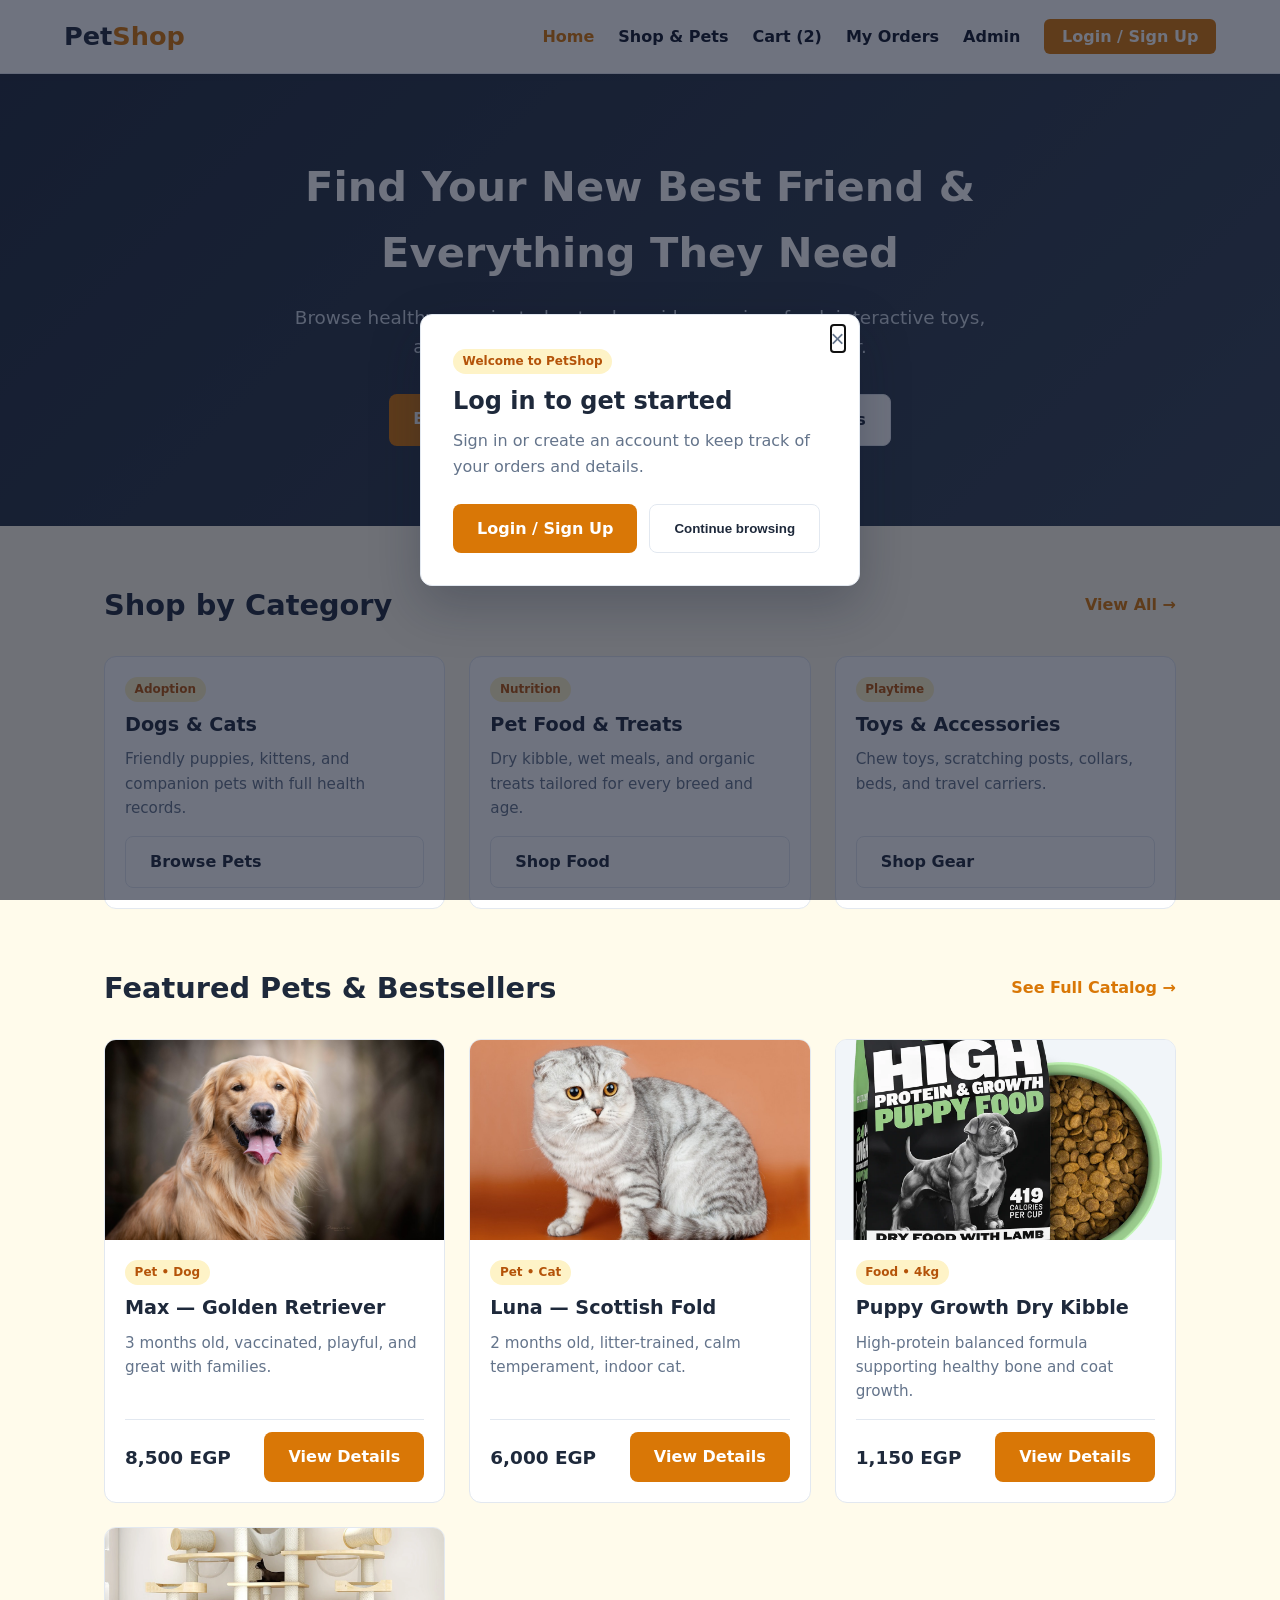
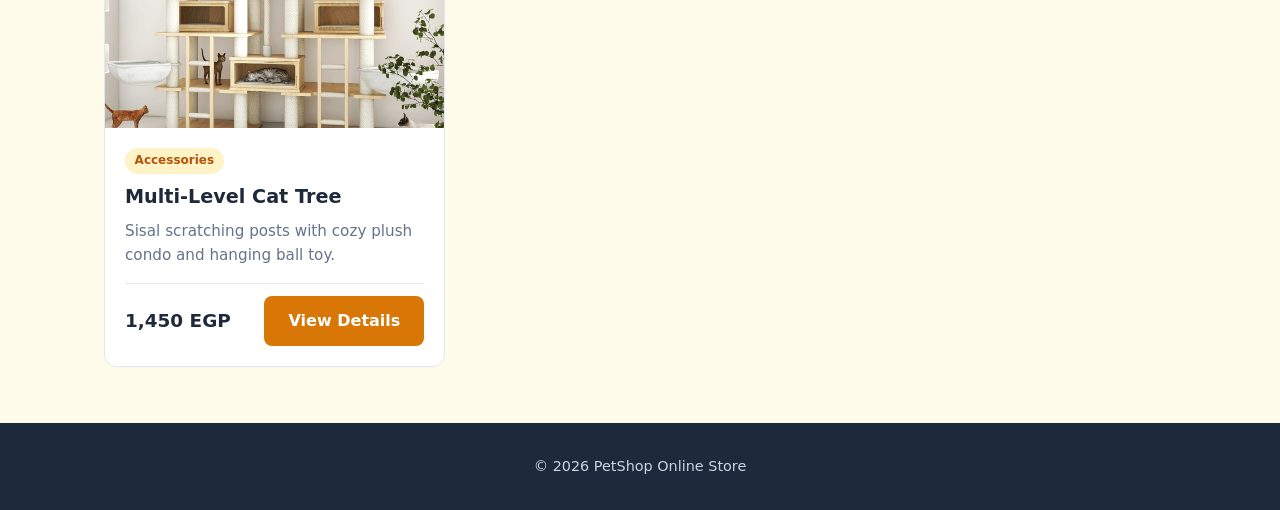
<file: index.html>
<!DOCTYPE html>
<html lang="en">
<head>
  <meta charset="UTF-8">
  <meta name="viewport" content="width=device-width, initial-scale=1.0">
  <meta name="description" content="PetShop - Online Pet Store for adopting pets and buying food, toys, and accessories.">
  <title>PetShop — Online Pet Store</title>
  <link rel="stylesheet" href="css/style.css">
</head>
<body>

  <dialog class="login-prompt" id="login-prompt" aria-labelledby="login-prompt-title"
          aria-describedby="login-prompt-description">
    <div class="login-prompt-content">
      <button class="login-prompt-close" type="button" aria-label="Close login prompt">&times;</button>
      <span class="badge">Welcome to PetShop</span>
      <h2 id="login-prompt-title">Log in to get started</h2>
      <p id="login-prompt-description">Sign in or create an account to keep track of your orders and details.</p>
      <div class="login-prompt-actions">
        <a href="pages/auth.html" class="btn-primary">Login / Sign Up</a>
        <button class="btn-secondary" type="button" id="continue-browsing">Continue browsing</button>
      </div>
    </div>
  </dialog>

  <header class="navbar">
    <a href="index.html" class="logo">Pet<span>Shop</span></a>
    <nav>
      <ul class="nav-links">
        <li><a href="index.html" class="active">Home</a></li>
        <li><a href="pages/shop.html">Shop &amp; Pets</a></li>
        <li><a href="pages/cart.html">Cart (2)</a></li>
        <li><a href="pages/orders.html">My Orders</a></li>
        <li><a href="pages/admin-login.html">Admin</a></li>
        <li><a href="pages/auth.html" class="btn-nav">Login / Sign Up</a></li>
      </ul>
    </nav>
  </header>

  <main>
    <!-- Hero Banner -->
    <section class="hero">
      <div class="hero-content">
        <h1>Find Your New Best Friend &amp; Everything They Need</h1>
        <p>Browse healthy, vaccinated pets alongside premium food, interactive toys, and everyday accessories delivered to your door.</p>
        <div class="hero-actions">
          <a href="pages/shop.html" class="btn-primary">Explore Pets &amp; Products</a>
          <a href="#categories" class="btn-secondary">Browse Categories</a>
        </div>
      </div>
    </section>

    <!-- Product Categories -->
    <section id="categories" class="section-container">
      <div class="section-header">
        <h2>Shop by Category</h2>
        <a href="pages/shop.html">View All &rarr;</a>
      </div>
      <div class="grid-cards">
        <article class="card">
          <div class="card-body">
            <span class="badge">Adoption</span>
            <h3>Dogs &amp; Cats</h3>
            <p>Friendly puppies, kittens, and companion pets with full health records.</p>
            <a href="pages/shop.html" class="btn-secondary">Browse Pets</a>
          </div>
        </article>
        <article class="card">
          <div class="card-body">
            <span class="badge">Nutrition</span>
            <h3>Pet Food &amp; Treats</h3>
            <p>Dry kibble, wet meals, and organic treats tailored for every breed and age.</p>
            <a href="pages/shop.html" class="btn-secondary">Shop Food</a>
          </div>
        </article>
        <article class="card">
          <div class="card-body">
            <span class="badge">Playtime</span>
            <h3>Toys &amp; Accessories</h3>
            <p>Chew toys, scratching posts, collars, beds, and travel carriers.</p>
            <a href="pages/shop.html" class="btn-secondary">Shop Gear</a>
          </div>
        </article>
      </div>
    </section>

    <!-- Featured Pets & Products -->
    <section class="section-container">
      <div class="section-header">
        <h2>Featured Pets &amp; Bestsellers</h2>
        <a href="pages/shop.html">See Full Catalog &rarr;</a>
      </div>
      <div class="grid-cards">
        <article class="card">
          <img src="images/golden-retriever3.jpg" alt="Golden Retriever Puppy" class="card-img">
          <div class="card-body">
            <span class="badge">Pet • Dog</span>
            <h3>Max — Golden Retriever</h3>
            <p>3 months old, vaccinated, playful, and great with families.</p>
            <div class="card-footer">
              <span class="price">8,500 EGP</span>
              <a href="pages/details.html#max" class="btn-primary">View Details</a>
            </div>
          </div>
        </article>

        <article class="card">
          <img src="images/scottish-fold.jpg" alt="Scottish Fold Kitten" class="card-img">
          <div class="card-body">
            <span class="badge">Pet • Cat</span>
            <h3>Luna — Scottish Fold</h3>
            <p>2 months old, litter-trained, calm temperament, indoor cat.</p>
            <div class="card-footer">
              <span class="price">6,000 EGP</span>
              <a href="pages/details.html#luna" class="btn-primary">View Details</a>
            </div>
          </div>
        </article>

        <article class="card">
          <img src="images/dog-food.webp" alt="Puppy Growth Dry Kibble" class="card-img">
          <div class="card-body">
            <span class="badge">Food • 4kg</span>
            <h3>Puppy Growth Dry Kibble</h3>
            <p>High-protein balanced formula supporting healthy bone and coat growth.</p>
            <div class="card-footer">
              <span class="price">1,150 EGP</span>
              <a href="pages/details.html#food" class="btn-primary">View Details</a>
            </div>
          </div>
        </article>

        <article class="card">
         <img src="images/cat-tree.webp" alt="Multi-Level Cat Tree" class="card-img">
          <div class="card-body">
            <span class="badge">Accessories</span>
            <h3>Multi-Level Cat Tree</h3>
            <p>Sisal scratching posts with cozy plush condo and hanging ball toy.</p>
            <div class="card-footer">
              <span class="price">1,450 EGP</span>
              <a href="pages/details.html#tree" class="btn-primary">View Details</a>
            </div>
          </div>
        </article>
      </div>
    </section>
  </main>

  <footer>
    <p>&copy; 2026 PetShop Online Store </p>
  </footer>

  <script>
    const loginPrompt = document.getElementById("login-prompt");

    loginPrompt.showModal();

    document.querySelector(".login-prompt-close").addEventListener("click", () => {
      loginPrompt.close();
    });

    document.getElementById("continue-browsing").addEventListener("click", () => {
      loginPrompt.close();
    });
  </script>

</body>
</html>
</file>
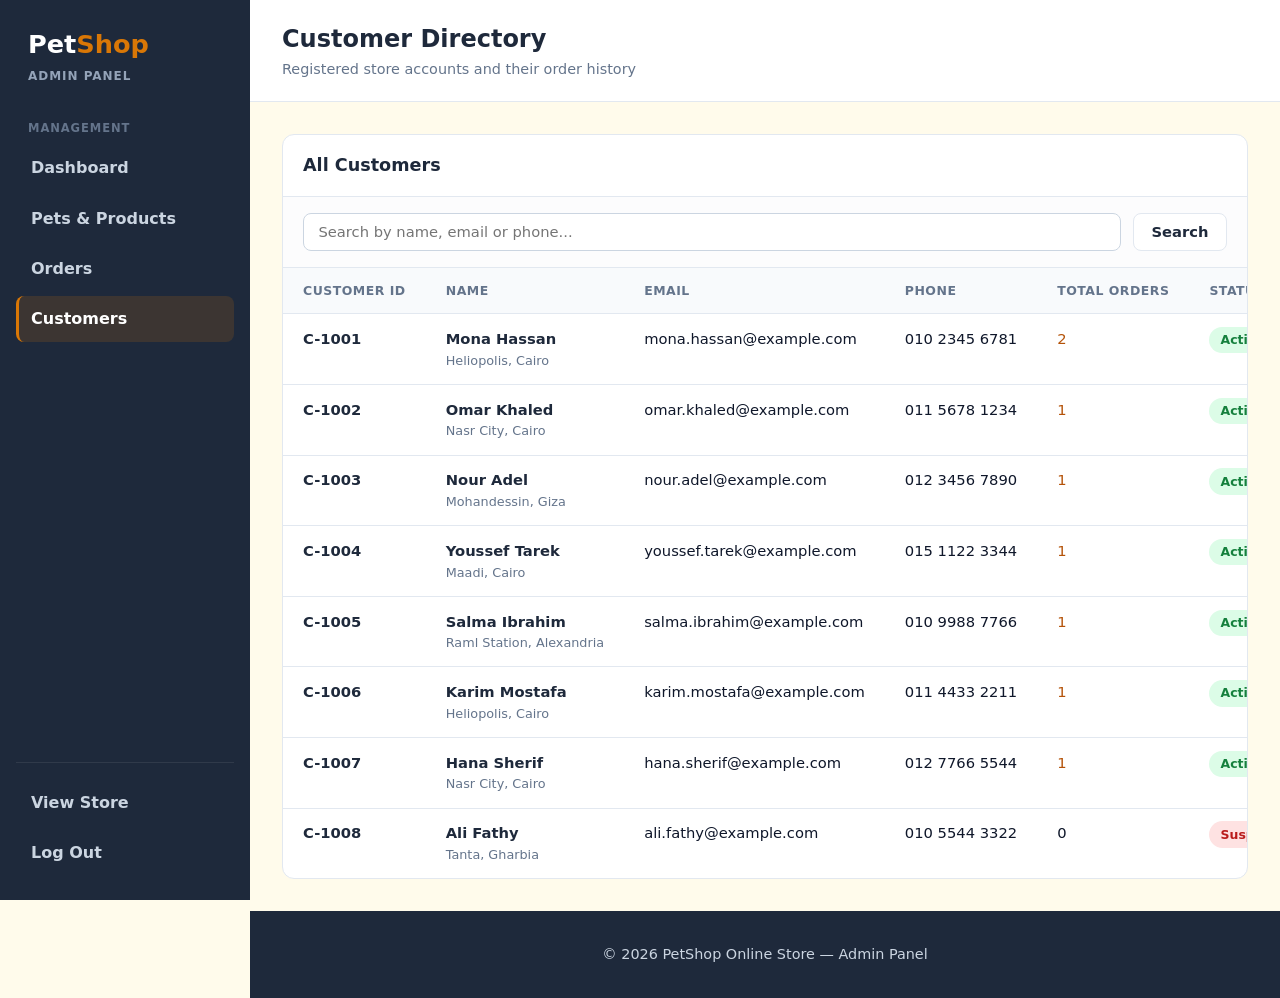
<file: pages/admin-customers.html>
<!DOCTYPE html>
<html lang="en">
<head>
  <meta charset="UTF-8">
  <meta name="viewport" content="width=device-width, initial-scale=1.0">
  <title>Manage Customers — PetShop Admin</title>
  <link rel="stylesheet" href="../css/style.css">
  <link rel="stylesheet" href="../css/admin.css">
</head>
<body>

  <div class="admin-layout">

    <!-- Admin Sidebar Navigation -->
    <aside class="admin-sidebar">
      <a href="admin-dashboard.html" class="logo">Pet<span>Shop</span></a>
      <span class="sidebar-tag">Admin Panel</span>

      <nav>
        <p class="sidebar-heading">Management</p>
        <ul class="sidebar-links">
          <li><a href="admin-dashboard.html">Dashboard</a></li>
          <li><a href="admin-inventory.html">Pets &amp; Products</a></li>
          <li><a href="admin-orders.html">Orders</a></li>
          <li><a href="admin-customers.html" class="active">Customers</a></li>
        </ul>
      </nav>

      <div class="sidebar-bottom">
        <ul class="sidebar-links">
          <li><a href="../index.html">View Store</a></li>
          <li><a href="admin-login.html">Log Out</a></li>
        </ul>
      </div>
    </aside>

    <!-- Main Content -->
    <main class="admin-main">
      <header class="admin-header">
        <div>
          <h1>Customer Directory</h1>
          <p>Registered store accounts and their order history</p>
        </div>
      </header>

      <div class="admin-content">

        <!-- Customer Directory Table -->
        <section class="panel">
          <div class="panel-header">
            <h2>All Customers</h2>
          </div>

          <form class="table-toolbar" action="#" method="get">
            <input type="search" name="q" placeholder="Search by name, email or phone..." aria-label="Search customers">
            <button type="submit" class="btn-secondary">Search</button>
          </form>

          <div class="table-scroll">
            <table class="admin-table">
              <thead>
                <tr>
                  <th>Customer ID</th>
                  <th>Name</th>
                  <th>Email</th>
                  <th>Phone</th>
                  <th>Total Orders</th>
                  <th>Status</th>
                  <th>Actions</th>
                </tr>
              </thead>
              <tbody>
                <tr>
                  <td class="cell-strong">C-1001</td>
                  <td>
                    <span class="cell-strong">Mona Hassan</span><span class="cell-sub">Heliopolis, Cairo</span>
                  </td>
                  <td>mona.hassan@example.com</td>
                  <td>010 2345 6781</td>
                  <td><a href="admin-orders.html" class="cell-link">2</a></td>
                  <td><span class="status-badge status-active">Active</span></td>
                  <td>
                    <div class="row-actions">
                      <button type="button" class="btn-sm btn-delete">Suspend</button>
                    </div>
                  </td>
                </tr>

                <tr>
                  <td class="cell-strong">C-1002</td>
                  <td>
                    <span class="cell-strong">Omar Khaled</span><span class="cell-sub">Nasr City, Cairo</span>
                  </td>
                  <td>omar.khaled@example.com</td>
                  <td>011 5678 1234</td>
                  <td><a href="admin-orders.html" class="cell-link">1</a></td>
                  <td><span class="status-badge status-active">Active</span></td>
                  <td>
                    <div class="row-actions">
                      <button type="button" class="btn-sm btn-delete">Suspend</button>
                    </div>
                  </td>
                </tr>

                <tr>
                  <td class="cell-strong">C-1003</td>
                  <td>
                    <span class="cell-strong">Nour Adel</span><span class="cell-sub">Mohandessin, Giza</span>
                  </td>
                  <td>nour.adel@example.com</td>
                  <td>012 3456 7890</td>
                  <td><a href="admin-orders.html" class="cell-link">1</a></td>
                  <td><span class="status-badge status-active">Active</span></td>
                  <td>
                    <div class="row-actions">
                      <button type="button" class="btn-sm btn-delete">Suspend</button>
                    </div>
                  </td>
                </tr>

                <tr>
                  <td class="cell-strong">C-1004</td>
                  <td>
                    <span class="cell-strong">Youssef Tarek</span><span class="cell-sub">Maadi, Cairo</span>
                  </td>
                  <td>youssef.tarek@example.com</td>
                  <td>015 1122 3344</td>
                  <td><a href="admin-orders.html" class="cell-link">1</a></td>
                  <td><span class="status-badge status-active">Active</span></td>
                  <td>
                    <div class="row-actions">
                      <button type="button" class="btn-sm btn-delete">Suspend</button>
                    </div>
                  </td>
                </tr>

                <tr>
                  <td class="cell-strong">C-1005</td>
                  <td>
                    <span class="cell-strong">Salma Ibrahim</span><span class="cell-sub">Raml Station, Alexandria</span>
                  </td>
                  <td>salma.ibrahim@example.com</td>
                  <td>010 9988 7766</td>
                  <td><a href="admin-orders.html" class="cell-link">1</a></td>
                  <td><span class="status-badge status-active">Active</span></td>
                  <td>
                    <div class="row-actions">
                      <button type="button" class="btn-sm btn-delete">Suspend</button>
                    </div>
                  </td>
                </tr>

                <tr>
                  <td class="cell-strong">C-1006</td>
                  <td>
                    <span class="cell-strong">Karim Mostafa</span><span class="cell-sub">Heliopolis, Cairo</span>
                  </td>
                  <td>karim.mostafa@example.com</td>
                  <td>011 4433 2211</td>
                  <td><a href="admin-orders.html" class="cell-link">1</a></td>
                  <td><span class="status-badge status-active">Active</span></td>
                  <td>
                    <div class="row-actions">
                      <button type="button" class="btn-sm btn-delete">Suspend</button>
                    </div>
                  </td>
                </tr>

                <tr>
                  <td class="cell-strong">C-1007</td>
                  <td>
                    <span class="cell-strong">Hana Sherif</span><span class="cell-sub">Nasr City, Cairo</span>
                  </td>
                  <td>hana.sherif@example.com</td>
                  <td>012 7766 5544</td>
                  <td><a href="admin-orders.html" class="cell-link">1</a></td>
                  <td><span class="status-badge status-active">Active</span></td>
                  <td>
                    <div class="row-actions">
                      <button type="button" class="btn-sm btn-delete">Suspend</button>
                    </div>
                  </td>
                </tr>

                <tr>
                  <td class="cell-strong">C-1008</td>
                  <td>
                    <span class="cell-strong">Ali Fathy</span><span class="cell-sub">Tanta, Gharbia</span>
                  </td>
                  <td>ali.fathy@example.com</td>
                  <td>010 5544 3322</td>
                  <td>0</td>
                  <td><span class="status-badge status-suspended">Suspended</span></td>
                  <td>
                    <div class="row-actions">
                      <button type="button" class="btn-sm btn-activate">Activate</button>
                    </div>
                  </td>
                </tr>
              </tbody>
            </table>
          </div>
        </section>

      </div>

      <footer>
        <p>&copy; 2026 PetShop Online Store — Admin Panel</p>
      </footer>
    </main>

  </div>

</body>
</html>
</file>
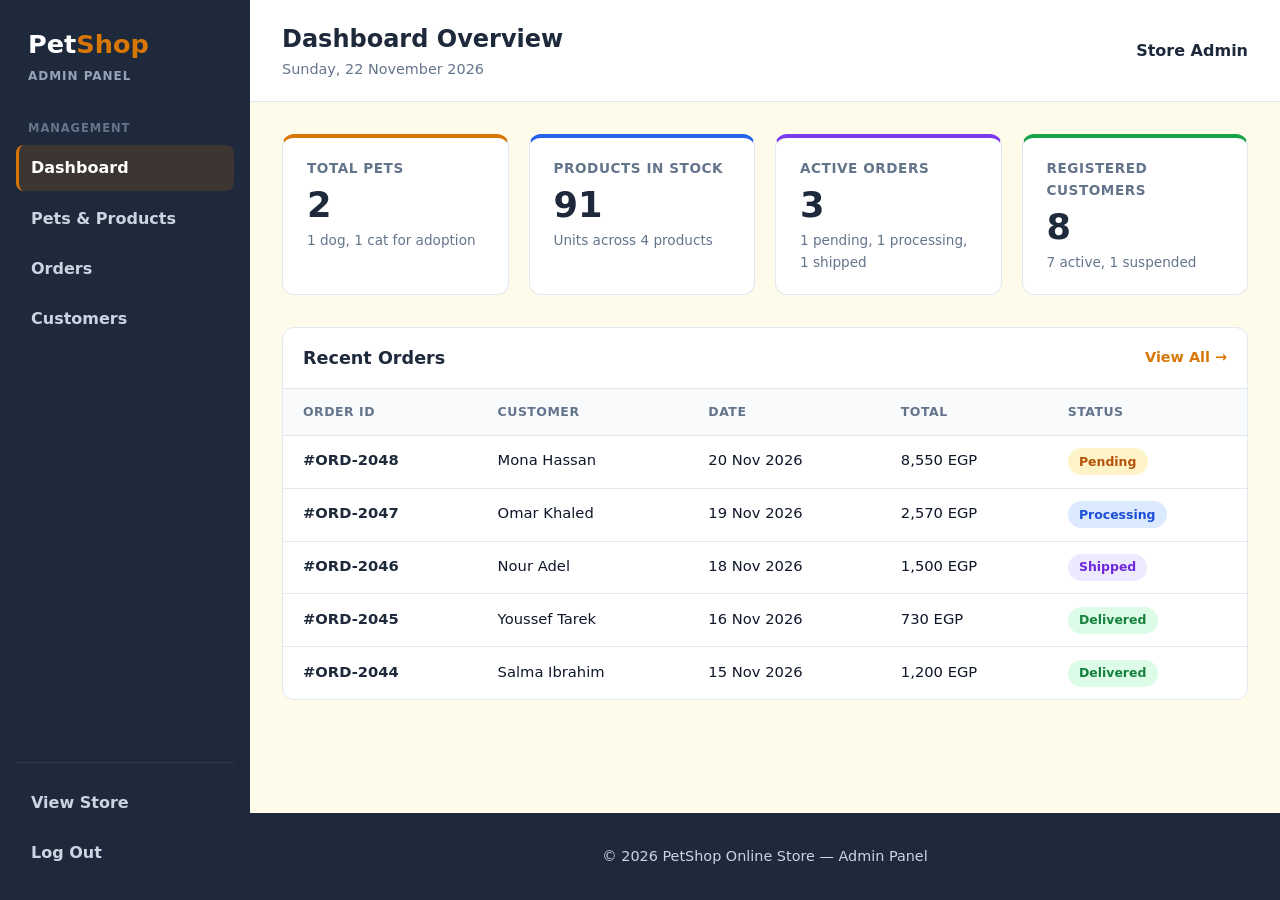
<file: pages/admin-dashboard.html>
<!DOCTYPE html>
<html lang="en">
<head>
  <meta charset="UTF-8">
  <meta name="viewport" content="width=device-width, initial-scale=1.0">
  <title>Admin Dashboard — PetShop</title>
  <link rel="stylesheet" href="../css/style.css">
  <link rel="stylesheet" href="../css/admin.css">
</head>
<body>

  <div class="admin-layout">

    <!-- Admin Sidebar Navigation -->
    <aside class="admin-sidebar">
      <a href="admin-dashboard.html" class="logo">Pet<span>Shop</span></a>
      <span class="sidebar-tag">Admin Panel</span>

      <nav>
        <p class="sidebar-heading">Management</p>
        <ul class="sidebar-links">
          <li><a href="admin-dashboard.html" class="active">Dashboard</a></li>
          <li><a href="admin-inventory.html">Pets &amp; Products</a></li>
          <li><a href="admin-orders.html">Orders</a></li>
          <li><a href="admin-customers.html">Customers</a></li>
        </ul>
      </nav>

      <div class="sidebar-bottom">
        <ul class="sidebar-links">
          <li><a href="../index.html">View Store</a></li>
          <li><a href="admin-login.html">Log Out</a></li>
        </ul>
      </div>
    </aside>

    <!-- Main Content -->
    <main class="admin-main">
      <header class="admin-header">
        <div>
          <h1>Dashboard Overview</h1>
          <p>Sunday, 22 November 2026</p>
        </div>
        <span class="admin-user">Store Admin</span>
      </header>

      <div class="admin-content">

        <!-- Summary Stat Cards -->
        <section class="stats-grid" aria-label="Store summary">
          <article class="stat-card">
            <span class="stat-label">Total Pets</span>
            <span class="stat-value">2</span>
            <span class="stat-note">1 dog, 1 cat for adoption</span>
          </article>

          <article class="stat-card products">
            <span class="stat-label">Products in Stock</span>
            <span class="stat-value">91</span>
            <span class="stat-note">Units across 4 products</span>
          </article>

          <article class="stat-card orders">
            <span class="stat-label">Active Orders</span>
            <span class="stat-value">3</span>
            <span class="stat-note">1 pending, 1 processing, 1 shipped</span>
          </article>

          <article class="stat-card customers">
            <span class="stat-label">Registered Customers</span>
            <span class="stat-value">8</span>
            <span class="stat-note">7 active, 1 suspended</span>
          </article>
        </section>

        <!-- Recent Orders -->
        <section class="panel">
          <div class="panel-header">
            <h2>Recent Orders</h2>
            <a href="admin-orders.html">View All &rarr;</a>
          </div>
          <div class="table-scroll">
            <table class="admin-table">
              <thead>
                <tr>
                  <th>Order ID</th>
                  <th>Customer</th>
                  <th>Date</th>
                  <th>Total</th>
                  <th>Status</th>
                </tr>
              </thead>
              <tbody>
                <tr>
                  <td class="cell-strong">#ORD-2048</td>
                  <td>Mona Hassan</td>
                  <td>20 Nov 2026</td>
                  <td>8,550 EGP</td>
                  <td><span class="status-badge status-pending">Pending</span></td>
                </tr>
                <tr>
                  <td class="cell-strong">#ORD-2047</td>
                  <td>Omar Khaled</td>
                  <td>19 Nov 2026</td>
                  <td>2,570 EGP</td>
                  <td><span class="status-badge status-processing">Processing</span></td>
                </tr>
                <tr>
                  <td class="cell-strong">#ORD-2046</td>
                  <td>Nour Adel</td>
                  <td>18 Nov 2026</td>
                  <td>1,500 EGP</td>
                  <td><span class="status-badge status-shipped">Shipped</span></td>
                </tr>
                <tr>
                  <td class="cell-strong">#ORD-2045</td>
                  <td>Youssef Tarek</td>
                  <td>16 Nov 2026</td>
                  <td>730 EGP</td>
                  <td><span class="status-badge status-delivered">Delivered</span></td>
                </tr>
                <tr>
                  <td class="cell-strong">#ORD-2044</td>
                  <td>Salma Ibrahim</td>
                  <td>15 Nov 2026</td>
                  <td>1,200 EGP</td>
                  <td><span class="status-badge status-delivered">Delivered</span></td>
                </tr>
              </tbody>
            </table>
          </div>
        </section>
      </div>

      <footer>
        <p>&copy; 2026 PetShop Online Store — Admin Panel</p>
      </footer>
    </main>

  </div>

</body>
</html>
</file>
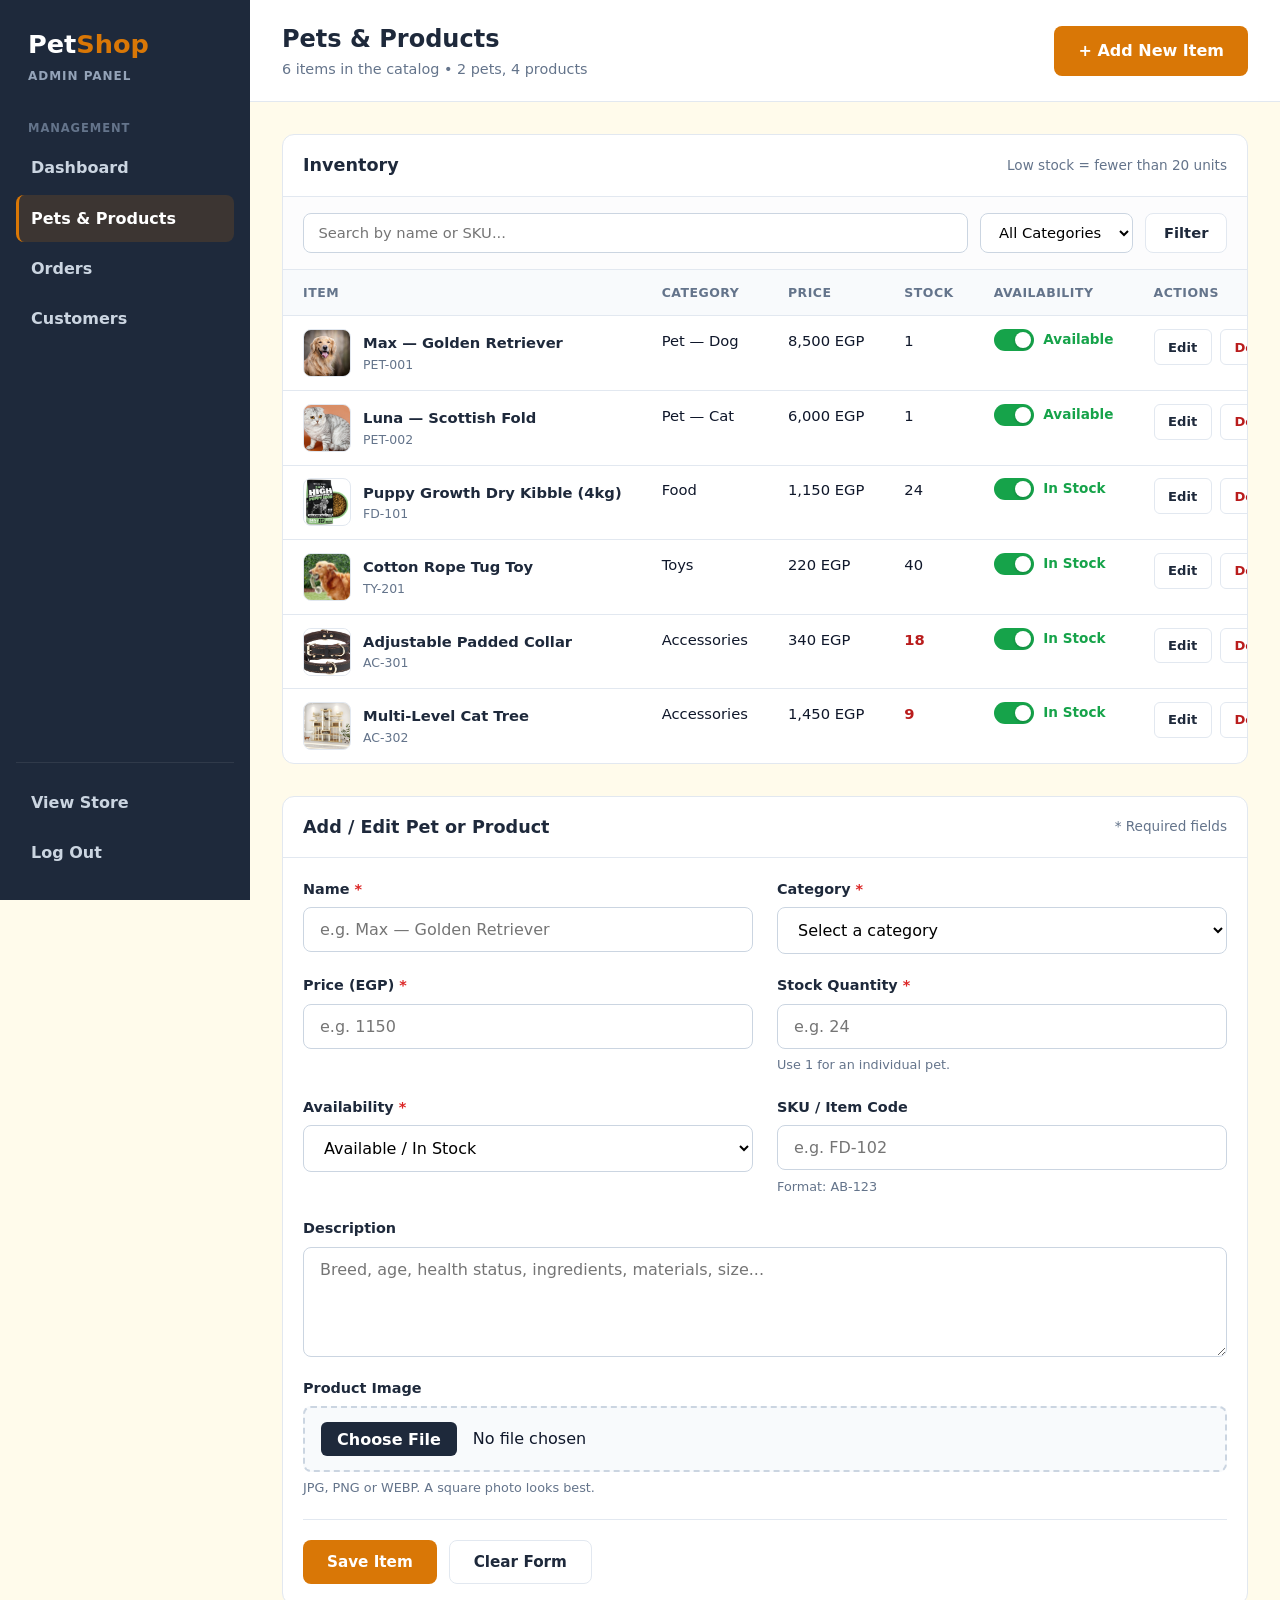
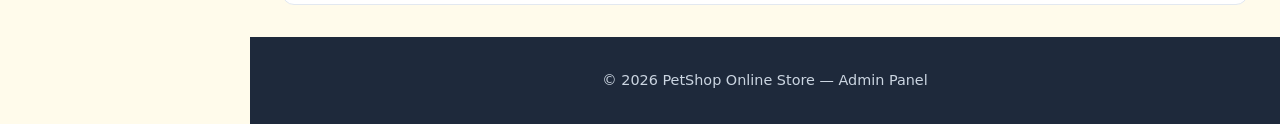
<file: pages/admin-inventory.html>
<!DOCTYPE html>
<html lang="en">
<head>
  <meta charset="UTF-8">
  <meta name="viewport" content="width=device-width, initial-scale=1.0">
  <title>Manage Pets &amp; Products — PetShop Admin</title>
  <link rel="stylesheet" href="../css/style.css">
  <link rel="stylesheet" href="../css/admin.css">
</head>
<body>

  <div class="admin-layout">

    <!-- Admin Sidebar Navigation -->
    <aside class="admin-sidebar">
      <a href="admin-dashboard.html" class="logo">Pet<span>Shop</span></a>
      <span class="sidebar-tag">Admin Panel</span>

      <nav>
        <p class="sidebar-heading">Management</p>
        <ul class="sidebar-links">
          <li><a href="admin-dashboard.html">Dashboard</a></li>
          <li><a href="admin-inventory.html" class="active">Pets &amp; Products</a></li>
          <li><a href="admin-orders.html">Orders</a></li>
          <li><a href="admin-customers.html">Customers</a></li>
        </ul>
      </nav>

      <div class="sidebar-bottom">
        <ul class="sidebar-links">
          <li><a href="../index.html">View Store</a></li>
          <li><a href="admin-login.html">Log Out</a></li>
        </ul>
      </div>
    </aside>

    <!-- Main Content -->
    <main class="admin-main">
      <header class="admin-header">
        <div>
          <h1>Pets &amp; Products</h1>
          <p>6 items in the catalog &bull; 2 pets, 4 products</p>
        </div>
        <a href="#item-form" class="btn-primary">+ Add New Item</a>
      </header>

      <div class="admin-content">

        <!-- Inventory Table -->
        <section class="panel">
          <div class="panel-header">
            <h2>Inventory</h2>
            <span class="panel-hint">Low stock = fewer than 20 units</span>
          </div>

          <form class="table-toolbar" action="#" method="get">
            <input type="search" name="q" placeholder="Search by name or SKU..." aria-label="Search inventory">
            <select name="category" aria-label="Filter by category">
              <option value="">All Categories</option>
              <option value="pet-dog">Pet — Dog</option>
              <option value="pet-cat">Pet — Cat</option>
              <option value="food">Food</option>
              <option value="toys">Toys</option>
              <option value="accessories">Accessories</option>
            </select>
            <button type="submit" class="btn-secondary">Filter</button>
          </form>

          <div class="table-scroll">
            <table class="admin-table">
              <thead>
                <tr>
                  <th>Item</th>
                  <th>Category</th>
                  <th>Price</th>
                  <th>Stock</th>
                  <th>Availability</th>
                  <th>Actions</th>
                </tr>
              </thead>
              <tbody>
                <tr>
                  <td>
                    <div class="item-cell">
                      <img src="../images/golden-retriever3.jpg" alt="" class="table-thumb">
                      <span class="cell-strong">Max — Golden Retriever<span class="item-sku">PET-001</span></span>
                    </div>
                  </td>
                  <td>Pet — Dog</td>
                  <td>8,500 EGP</td>
                  <td>1</td>
                  <td>
                    <label class="switch">
                      <input type="checkbox" checked aria-label="Max listed on store">
                      <span class="slider"></span>
                      <span class="on-text">Available</span>
                      <span class="off-text">Hidden</span>
                    </label>
                  </td>
                  <td>
                    <div class="row-actions">
                      <a href="#item-form" class="btn-sm">Edit</a>
                      <button type="button" class="btn-sm btn-delete">Delete</button>
                    </div>
                  </td>
                </tr>

                <tr>
                  <td>
                    <div class="item-cell">
                      <img src="../images/scottish-fold.jpg" alt="" class="table-thumb">
                      <span class="cell-strong">Luna — Scottish Fold<span class="item-sku">PET-002</span></span>
                    </div>
                  </td>
                  <td>Pet — Cat</td>
                  <td>6,000 EGP</td>
                  <td>1</td>
                  <td>
                    <label class="switch">
                      <input type="checkbox" checked aria-label="Luna listed on store">
                      <span class="slider"></span>
                      <span class="on-text">Available</span>
                      <span class="off-text">Hidden</span>
                    </label>
                  </td>
                  <td>
                    <div class="row-actions">
                      <a href="#item-form" class="btn-sm">Edit</a>
                      <button type="button" class="btn-sm btn-delete">Delete</button>
                    </div>
                  </td>
                </tr>

                <tr>
                  <td>
                    <div class="item-cell">
                      <img src="../images/dog-food.webp" alt="" class="table-thumb">
                      <span class="cell-strong">Puppy Growth Dry Kibble (4kg)<span class="item-sku">FD-101</span></span>
                    </div>
                  </td>
                  <td>Food</td>
                  <td>1,150 EGP</td>
                  <td>24</td>
                  <td>
                    <label class="switch">
                      <input type="checkbox" checked aria-label="Puppy Growth Dry Kibble listed on store">
                      <span class="slider"></span>
                      <span class="on-text">In Stock</span>
                      <span class="off-text">Hidden</span>
                    </label>
                  </td>
                  <td>
                    <div class="row-actions">
                      <a href="#item-form" class="btn-sm">Edit</a>
                      <button type="button" class="btn-sm btn-delete">Delete</button>
                    </div>
                  </td>
                </tr>

                <tr>
                  <td>
                    <div class="item-cell">
                      <img src="../images/rope-toy.webp" alt="" class="table-thumb">
                      <span class="cell-strong">Cotton Rope Tug Toy<span class="item-sku">TY-201</span></span>
                    </div>
                  </td>
                  <td>Toys</td>
                  <td>220 EGP</td>
                  <td>40</td>
                  <td>
                    <label class="switch">
                      <input type="checkbox" checked aria-label="Cotton Rope Tug Toy listed on store">
                      <span class="slider"></span>
                      <span class="on-text">In Stock</span>
                      <span class="off-text">Hidden</span>
                    </label>
                  </td>
                  <td>
                    <div class="row-actions">
                      <a href="#item-form" class="btn-sm">Edit</a>
                      <button type="button" class="btn-sm btn-delete">Delete</button>
                    </div>
                  </td>
                </tr>

                <tr>
                  <td>
                    <div class="item-cell">
                      <img src="../images/leather-collar.jpg" alt="" class="table-thumb">
                      <span class="cell-strong">Adjustable Padded Collar<span class="item-sku">AC-301</span></span>
                    </div>
                  </td>
                  <td>Accessories</td>
                  <td>340 EGP</td>
                  <td class="stock-low">18</td>
                  <td>
                    <label class="switch">
                      <input type="checkbox" checked aria-label="Adjustable Padded Collar listed on store">
                      <span class="slider"></span>
                      <span class="on-text">In Stock</span>
                      <span class="off-text">Hidden</span>
                    </label>
                  </td>
                  <td>
                    <div class="row-actions">
                      <a href="#item-form" class="btn-sm">Edit</a>
                      <button type="button" class="btn-sm btn-delete">Delete</button>
                    </div>
                  </td>
                </tr>

                <tr>
                  <td>
                    <div class="item-cell">
                      <img src="../images/cat-tree.webp" alt="" class="table-thumb">
                      <span class="cell-strong">Multi-Level Cat Tree<span class="item-sku">AC-302</span></span>
                    </div>
                  </td>
                  <td>Accessories</td>
                  <td>1,450 EGP</td>
                  <td class="stock-low">9</td>
                  <td>
                    <label class="switch">
                      <input type="checkbox" checked aria-label="Multi-Level Cat Tree listed on store">
                      <span class="slider"></span>
                      <span class="on-text">In Stock</span>
                      <span class="off-text">Hidden</span>
                    </label>
                  </td>
                  <td>
                    <div class="row-actions">
                      <a href="#item-form" class="btn-sm">Edit</a>
                      <button type="button" class="btn-sm btn-delete">Delete</button>
                    </div>
                  </td>
                </tr>
              </tbody>
            </table>
          </div>
        </section>

        <!-- Add / Edit Pet or Product Form -->
        <section class="panel" id="item-form">
          <div class="panel-header">
            <h2>Add / Edit Pet or Product</h2>
            <span class="panel-hint"><span class="required">*</span> Required fields</span>
          </div>

          <div class="panel-body">
            <!-- Phase 1 (front-end only): nothing is saved.
                 In the backend phase this becomes method="post" enctype="multipart/form-data". -->
            <form action="#" method="get">
              <div class="form-grid">
                <div class="form-field">
                  <label for="item-name">Name <span class="required">*</span></label>
                  <input type="text" id="item-name" name="name" placeholder="e.g. Max — Golden Retriever"
                         minlength="3" maxlength="80" required>
                </div>

                <div class="form-field">
                  <label for="item-category">Category <span class="required">*</span></label>
                  <select id="item-category" name="category" required>
                    <option value="" selected disabled>Select a category</option>
                    <optgroup label="Pets">
                      <option value="pet-dog">Pet — Dog</option>
                      <option value="pet-cat">Pet — Cat</option>
                    </optgroup>
                    <optgroup label="Products">
                      <option value="food">Food</option>
                      <option value="toys">Toys</option>
                      <option value="accessories">Accessories</option>
                    </optgroup>
                  </select>
                </div>

                <div class="form-field">
                  <label for="item-price">Price (EGP) <span class="required">*</span></label>
                  <input type="number" id="item-price" name="price" placeholder="e.g. 1150"
                         min="1" step="1" required>
                </div>

                <div class="form-field">
                  <label for="item-stock">Stock Quantity <span class="required">*</span></label>
                  <input type="number" id="item-stock" name="stock" placeholder="e.g. 24"
                         min="0" step="1" required>
                  <span class="field-hint">Use 1 for an individual pet.</span>
                </div>

                <div class="form-field">
                  <label for="item-availability">Availability <span class="required">*</span></label>
                  <select id="item-availability" name="availability" required>
                    <option value="available" selected>Available / In Stock</option>
                    <option value="reserved">Reserved</option>
                    <option value="out-of-stock">Out of Stock</option>
                    <option value="hidden">Hidden from Store</option>
                  </select>
                </div>

                <div class="form-field">
                  <label for="item-sku">SKU / Item Code</label>
                  <input type="text" id="item-sku" name="sku" placeholder="e.g. FD-102"
                         pattern="[A-Z]{2,3}-[0-9]{3}" title="2–3 capital letters, a dash, then 3 digits (e.g. FD-102)">
                  <span class="field-hint">Format: AB-123</span>
                </div>

                <div class="form-field span-2">
                  <label for="item-description">Description</label>
                  <textarea id="item-description" name="description" maxlength="500"
                            placeholder="Breed, age, health status, ingredients, materials, size..."></textarea>
                </div>

                <div class="form-field span-2">
                  <label for="item-image">Product Image</label>
                  <input type="file" id="item-image" name="image" accept="image/png, image/jpeg, image/webp">
                  <span class="field-hint">JPG, PNG or WEBP. A square photo looks best.</span>
                </div>
              </div>

              <div class="form-actions">
                <button type="submit" class="btn-primary">Save Item</button>
                <button type="reset" class="btn-secondary">Clear Form</button>
              </div>
            </form>
          </div>
        </section>

      </div>

      <footer>
        <p>&copy; 2026 PetShop Online Store — Admin Panel</p>
      </footer>
    </main>

  </div>

</body>
</html>
</file>
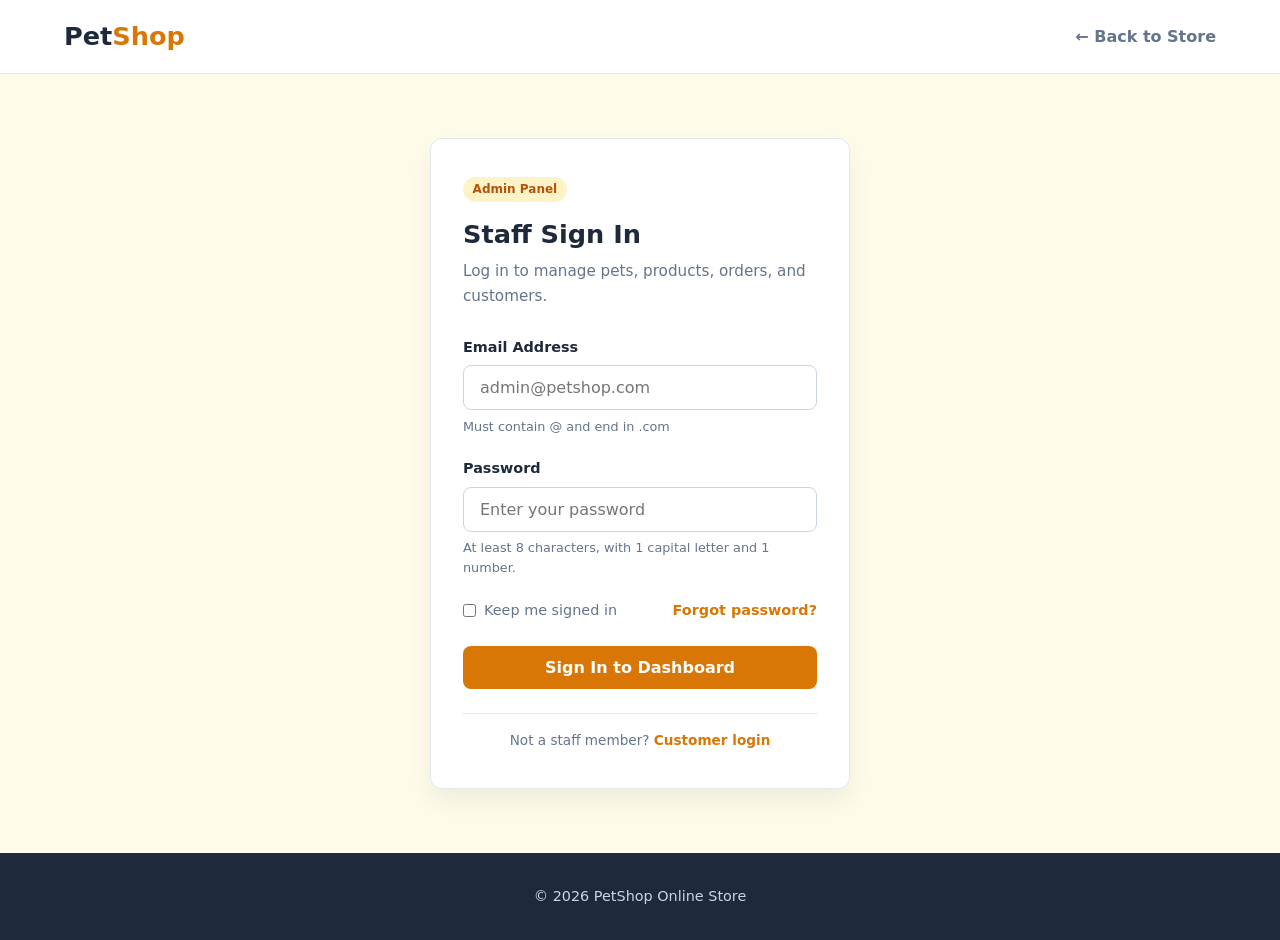
<file: pages/admin-login.html>
<!DOCTYPE html>
<html lang="en">
<head>
  <meta charset="UTF-8">
  <meta name="viewport" content="width=device-width, initial-scale=1.0">
  <title>Admin Login — PetShop</title>
  <link rel="stylesheet" href="../css/style.css">
  <link rel="stylesheet" href="../css/admin.css">
</head>
<body>

  <header class="admin-topbar">
    <a href="../index.html" class="logo">Pet<span>Shop</span></a>
    <a href="../index.html" class="back-store">&larr; Back to Store</a>
  </header>

  <main class="login-wrapper">
    <section class="login-card">
      <span class="badge">Admin Panel</span>
      <h1>Staff Sign In</h1>
      <p class="login-subtitle">Log in to manage pets, products, orders, and customers.</p>

      <!-- Phase 1 (front-end only): no real authentication.
           Inputs have no "name" attribute so nothing is sent in the URL;
           HTML5 validation runs, then the form opens the dashboard.
           Backend phase: switch to method="post" over HTTPS, add name attributes,
           and have the server hash the password (e.g. bcrypt) and compare it
           to the stored hash. Never hash or check passwords in the browser. -->
      <form action="admin-dashboard.html" method="get">
        <div class="form-field">
          <label for="admin-email">Email Address</label>
          <input type="email" id="admin-email" placeholder="admin@petshop.com"
                 autocomplete="username" required
                 pattern="[^@\s]+@[^@\s]+\.com"
                 title="Enter an email with an @ that ends in .com (e.g. admin@petshop.com)">
          <span class="field-hint">Must contain @ and end in .com</span>
        </div>

        <div class="form-field">
          <label for="admin-password">Password</label>
          <input type="password" id="admin-password" placeholder="Enter your password"
                 autocomplete="current-password" minlength="8" required
                 pattern="(?=.*[A-Z])(?=.*[0-9]).{8,}"
                 title="At least 8 characters, including one capital letter and one number">
          <span class="field-hint">At least 8 characters, with 1 capital letter and 1 number.</span>
        </div>

        <div class="login-options">
          <label><input type="checkbox"> Keep me signed in</label>
          <a href="#">Forgot password?</a>
        </div>

        <button type="submit" class="btn-primary">Sign In to Dashboard</button>
      </form>

      <p class="login-note">Not a staff member? <a href="auth.html">Customer login</a></p>
    </section>
  </main>

  <footer>
    <p>&copy; 2026 PetShop Online Store </p>
  </footer>

</body>
</html>
</file>
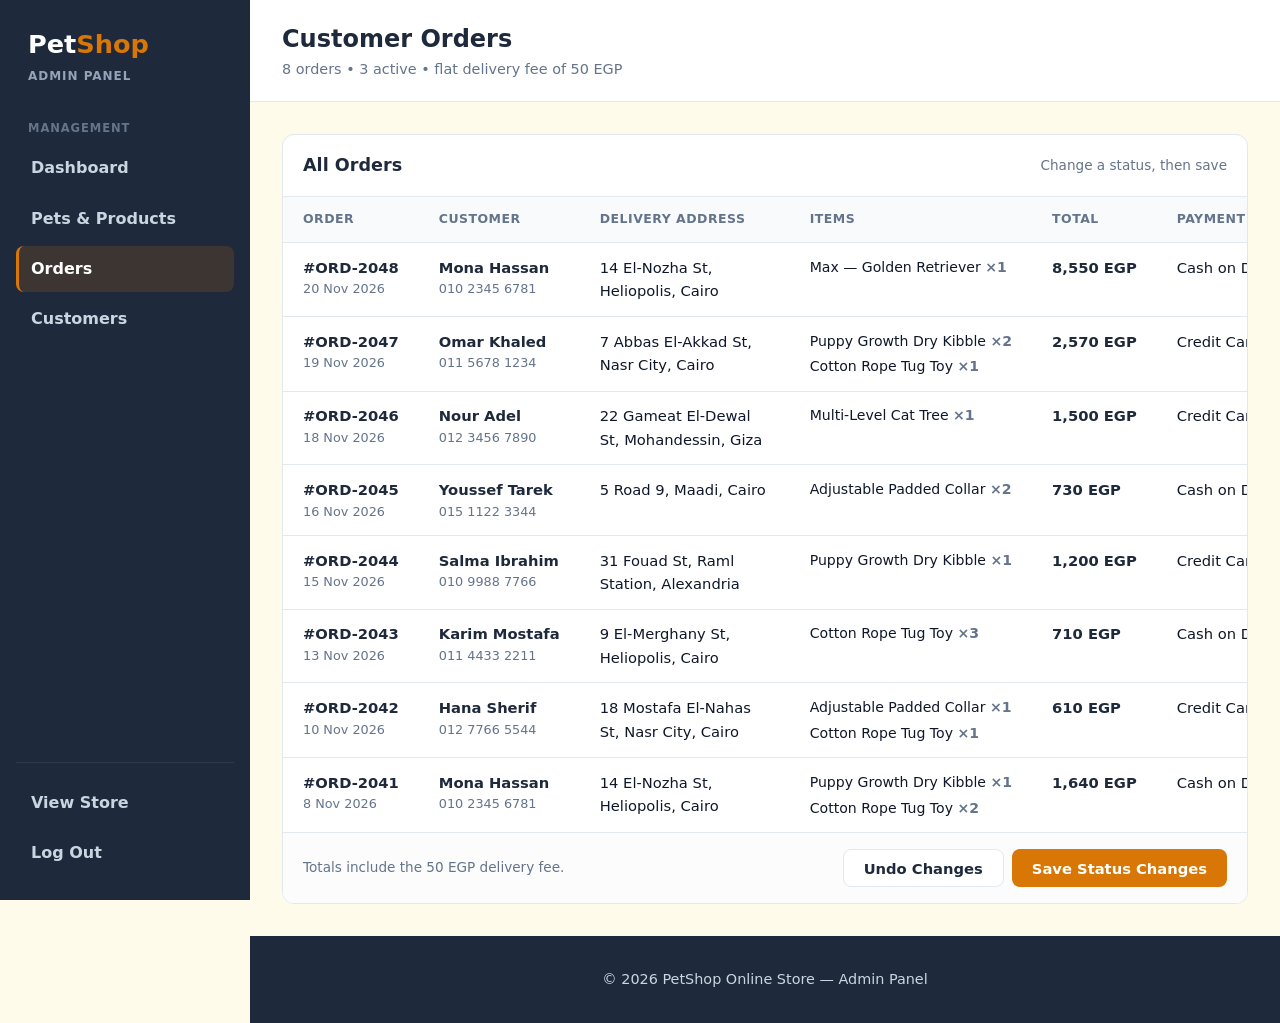
<file: pages/admin-orders.html>
<!DOCTYPE html>
<html lang="en">
<head>
  <meta charset="UTF-8">
  <meta name="viewport" content="width=device-width, initial-scale=1.0">
  <title>Manage Orders — PetShop Admin</title>
  <link rel="stylesheet" href="../css/style.css">
  <link rel="stylesheet" href="../css/admin.css">
</head>
<body>

  <div class="admin-layout">

    <!-- Admin Sidebar Navigation -->
    <aside class="admin-sidebar">
      <a href="admin-dashboard.html" class="logo">Pet<span>Shop</span></a>
      <span class="sidebar-tag">Admin Panel</span>

      <nav>
        <p class="sidebar-heading">Management</p>
        <ul class="sidebar-links">
          <li><a href="admin-dashboard.html">Dashboard</a></li>
          <li><a href="admin-inventory.html">Pets &amp; Products</a></li>
          <li><a href="admin-orders.html" class="active">Orders</a></li>
          <li><a href="admin-customers.html">Customers</a></li>
        </ul>
      </nav>

      <div class="sidebar-bottom">
        <ul class="sidebar-links">
          <li><a href="../index.html">View Store</a></li>
          <li><a href="admin-login.html">Log Out</a></li>
        </ul>
      </div>
    </aside>

    <!-- Main Content -->
    <main class="admin-main">
      <header class="admin-header">
        <div>
          <h1>Customer Orders</h1>
          <p>8 orders &bull; 3 active &bull; flat delivery fee of 50 EGP</p>
        </div>
      </header>

      <div class="admin-content">

        <section class="panel">
          <div class="panel-header">
            <h2>All Orders</h2>
            <span class="panel-hint">Change a status, then save</span>
          </div>

          <!-- Phase 1 (front-end only): status changes are not saved. -->
          <form action="#" method="get">
            <div class="table-scroll">
              <table class="admin-table">
                <thead>
                  <tr>
                    <th>Order</th>
                    <th>Customer</th>
                    <th>Delivery Address</th>
                    <th>Items</th>
                    <th>Total</th>
                    <th>Payment</th>
                    <th>Status</th>
                  </tr>
                </thead>
                <tbody>
                  <tr>
                    <td><span class="cell-strong">#ORD-2048</span><span class="cell-sub">20 Nov 2026</span></td>
                    <td><span class="cell-strong">Mona Hassan</span><span class="cell-sub">010 2345 6781</span></td>
                    <td class="cell-wrap">14 El-Nozha St, Heliopolis, Cairo</td>
                    <td>
                      <ul class="items-list">
                        <li>Max — Golden Retriever <span class="qty">&times;1</span></li>
                      </ul>
                    </td>
                    <td class="cell-strong">8,550 EGP</td>
                    <td>Cash on Delivery</td>
                    <td>
                      <select name="status-2048" class="status-select" aria-label="Status for order ORD-2048">
                        <option value="pending" selected>Pending</option>
                        <option value="processing">Processing</option>
                        <option value="shipped">Shipped</option>
                        <option value="delivered">Delivered</option>
                        <option value="cancelled">Cancelled</option>
                      </select>
                    </td>
                  </tr>

                  <tr>
                    <td><span class="cell-strong">#ORD-2047</span><span class="cell-sub">19 Nov 2026</span></td>
                    <td><span class="cell-strong">Omar Khaled</span><span class="cell-sub">011 5678 1234</span></td>
                    <td class="cell-wrap">7 Abbas El-Akkad St, Nasr City, Cairo</td>
                    <td>
                      <ul class="items-list">
                        <li>Puppy Growth Dry Kibble <span class="qty">&times;2</span></li>
                        <li>Cotton Rope Tug Toy <span class="qty">&times;1</span></li>
                      </ul>
                    </td>
                    <td class="cell-strong">2,570 EGP</td>
                    <td>Credit Card</td>
                    <td>
                      <select name="status-2047" class="status-select" aria-label="Status for order ORD-2047">
                        <option value="pending">Pending</option>
                        <option value="processing" selected>Processing</option>
                        <option value="shipped">Shipped</option>
                        <option value="delivered">Delivered</option>
                        <option value="cancelled">Cancelled</option>
                      </select>
                    </td>
                  </tr>

                  <tr>
                    <td><span class="cell-strong">#ORD-2046</span><span class="cell-sub">18 Nov 2026</span></td>
                    <td><span class="cell-strong">Nour Adel</span><span class="cell-sub">012 3456 7890</span></td>
                    <td class="cell-wrap">22 Gameat El-Dewal St, Mohandessin, Giza</td>
                    <td>
                      <ul class="items-list">
                        <li>Multi-Level Cat Tree <span class="qty">&times;1</span></li>
                      </ul>
                    </td>
                    <td class="cell-strong">1,500 EGP</td>
                    <td>Credit Card</td>
                    <td>
                      <select name="status-2046" class="status-select" aria-label="Status for order ORD-2046">
                        <option value="pending">Pending</option>
                        <option value="processing">Processing</option>
                        <option value="shipped" selected>Shipped</option>
                        <option value="delivered">Delivered</option>
                        <option value="cancelled">Cancelled</option>
                      </select>
                    </td>
                  </tr>

                  <tr>
                    <td><span class="cell-strong">#ORD-2045</span><span class="cell-sub">16 Nov 2026</span></td>
                    <td><span class="cell-strong">Youssef Tarek</span><span class="cell-sub">015 1122 3344</span></td>
                    <td class="cell-wrap">5 Road 9, Maadi, Cairo</td>
                    <td>
                      <ul class="items-list">
                        <li>Adjustable Padded Collar <span class="qty">&times;2</span></li>
                      </ul>
                    </td>
                    <td class="cell-strong">730 EGP</td>
                    <td>Cash on Delivery</td>
                    <td>
                      <select name="status-2045" class="status-select" aria-label="Status for order ORD-2045">
                        <option value="pending">Pending</option>
                        <option value="processing">Processing</option>
                        <option value="shipped">Shipped</option>
                        <option value="delivered" selected>Delivered</option>
                        <option value="cancelled">Cancelled</option>
                      </select>
                    </td>
                  </tr>

                  <tr>
                    <td><span class="cell-strong">#ORD-2044</span><span class="cell-sub">15 Nov 2026</span></td>
                    <td><span class="cell-strong">Salma Ibrahim</span><span class="cell-sub">010 9988 7766</span></td>
                    <td class="cell-wrap">31 Fouad St, Raml Station, Alexandria</td>
                    <td>
                      <ul class="items-list">
                        <li>Puppy Growth Dry Kibble <span class="qty">&times;1</span></li>
                      </ul>
                    </td>
                    <td class="cell-strong">1,200 EGP</td>
                    <td>Credit Card</td>
                    <td>
                      <select name="status-2044" class="status-select" aria-label="Status for order ORD-2044">
                        <option value="pending">Pending</option>
                        <option value="processing">Processing</option>
                        <option value="shipped">Shipped</option>
                        <option value="delivered" selected>Delivered</option>
                        <option value="cancelled">Cancelled</option>
                      </select>
                    </td>
                  </tr>

                  <tr>
                    <td><span class="cell-strong">#ORD-2043</span><span class="cell-sub">13 Nov 2026</span></td>
                    <td><span class="cell-strong">Karim Mostafa</span><span class="cell-sub">011 4433 2211</span></td>
                    <td class="cell-wrap">9 El-Merghany St, Heliopolis, Cairo</td>
                    <td>
                      <ul class="items-list">
                        <li>Cotton Rope Tug Toy <span class="qty">&times;3</span></li>
                      </ul>
                    </td>
                    <td class="cell-strong">710 EGP</td>
                    <td>Cash on Delivery</td>
                    <td>
                      <select name="status-2043" class="status-select" aria-label="Status for order ORD-2043">
                        <option value="pending">Pending</option>
                        <option value="processing">Processing</option>
                        <option value="shipped">Shipped</option>
                        <option value="delivered">Delivered</option>
                        <option value="cancelled" selected>Cancelled</option>
                      </select>
                    </td>
                  </tr>

                  <tr>
                    <td><span class="cell-strong">#ORD-2042</span><span class="cell-sub">10 Nov 2026</span></td>
                    <td><span class="cell-strong">Hana Sherif</span><span class="cell-sub">012 7766 5544</span></td>
                    <td class="cell-wrap">18 Mostafa El-Nahas St, Nasr City, Cairo</td>
                    <td>
                      <ul class="items-list">
                        <li>Adjustable Padded Collar <span class="qty">&times;1</span></li>
                        <li>Cotton Rope Tug Toy <span class="qty">&times;1</span></li>
                      </ul>
                    </td>
                    <td class="cell-strong">610 EGP</td>
                    <td>Credit Card</td>
                    <td>
                      <select name="status-2042" class="status-select" aria-label="Status for order ORD-2042">
                        <option value="pending">Pending</option>
                        <option value="processing">Processing</option>
                        <option value="shipped">Shipped</option>
                        <option value="delivered" selected>Delivered</option>
                        <option value="cancelled">Cancelled</option>
                      </select>
                    </td>
                  </tr>

                  <tr>
                    <td><span class="cell-strong">#ORD-2041</span><span class="cell-sub">8 Nov 2026</span></td>
                    <td><span class="cell-strong">Mona Hassan</span><span class="cell-sub">010 2345 6781</span></td>
                    <td class="cell-wrap">14 El-Nozha St, Heliopolis, Cairo</td>
                    <td>
                      <ul class="items-list">
                        <li>Puppy Growth Dry Kibble <span class="qty">&times;1</span></li>
                        <li>Cotton Rope Tug Toy <span class="qty">&times;2</span></li>
                      </ul>
                    </td>
                    <td class="cell-strong">1,640 EGP</td>
                    <td>Cash on Delivery</td>
                    <td>
                      <select name="status-2041" class="status-select" aria-label="Status for order ORD-2041">
                        <option value="pending">Pending</option>
                        <option value="processing">Processing</option>
                        <option value="shipped">Shipped</option>
                        <option value="delivered" selected>Delivered</option>
                        <option value="cancelled">Cancelled</option>
                      </select>
                    </td>
                  </tr>
                </tbody>
              </table>
            </div>

            <div class="table-footer">
              <p>Totals include the 50 EGP delivery fee.</p>
              <div class="row-actions">
                <button type="reset" class="btn-secondary">Undo Changes</button>
                <button type="submit" class="btn-primary">Save Status Changes</button>
              </div>
            </div>
          </form>
        </section>

      </div>

      <footer>
        <p>&copy; 2026 PetShop Online Store — Admin Panel</p>
      </footer>
    </main>

  </div>

</body>
</html>
</file>
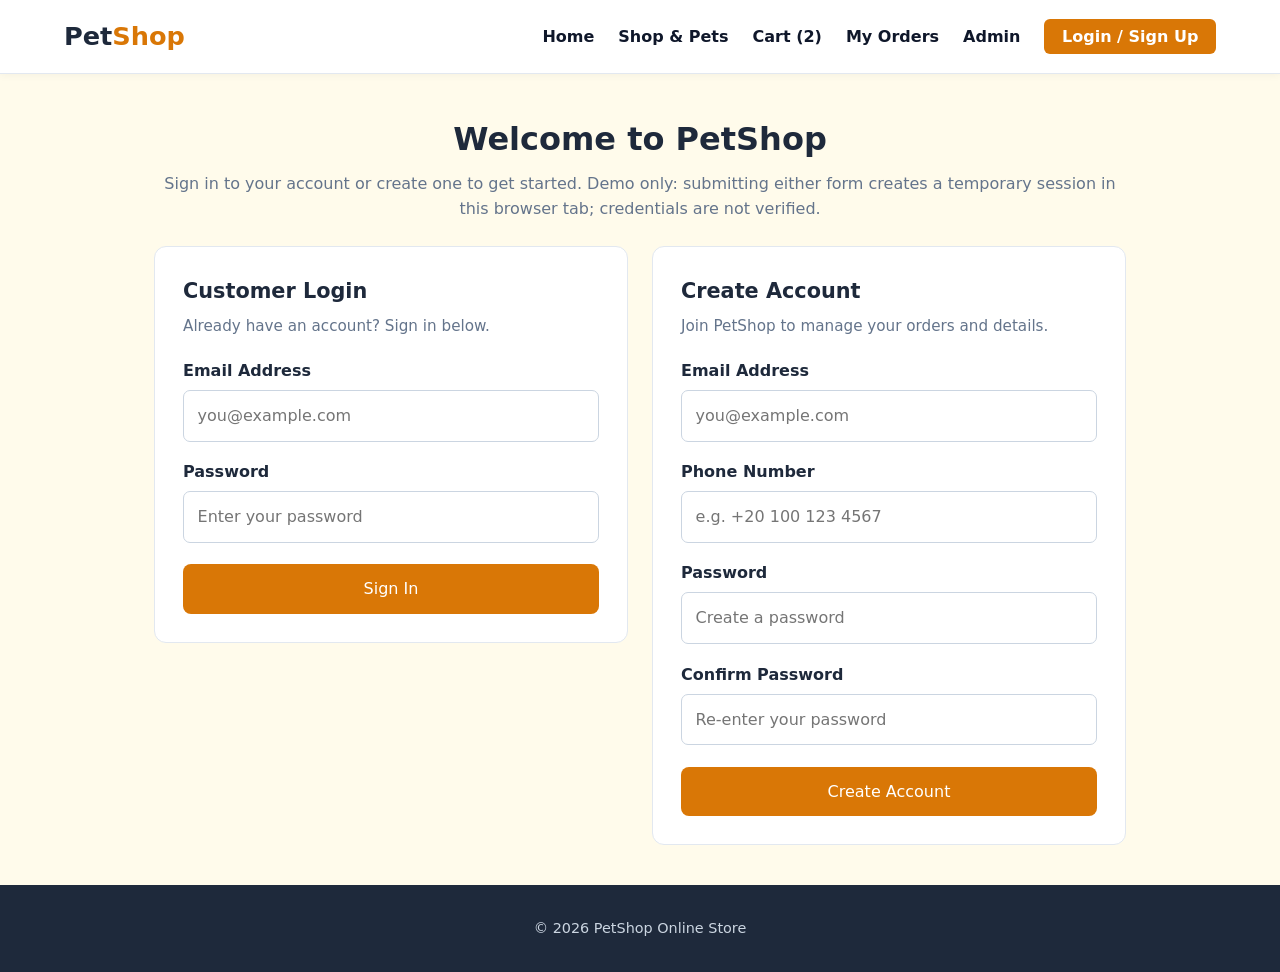
<file: pages/auth.html>
<!DOCTYPE html>
<html lang="en">
<head>
  <meta charset="UTF-8">
  <meta name="viewport" content="width=device-width, initial-scale=1.0">
  <title>Login &amp; Create Account — PetShop</title>
  <link rel="stylesheet" href="../css/style.css">
  <link rel="stylesheet" href="../css/forms.css">
</head>
<body>

  <header class="navbar">
    <a href="../index.html" class="logo">Pet<span>Shop</span></a>
    <nav>
      <ul class="nav-links">
        <li><a href="../index.html">Home</a></li>
        <li><a href="shop.html">Shop &amp; Pets</a></li>
        <li><a href="cart.html">Cart (2)</a></li>
        <li><a href="orders.html">My Orders</a></li>
        <li><a href="admin-login.html">Admin</a></li>
        <li><a href="auth.html" class="btn-nav active" aria-current="page">Login / Sign Up</a></li>
      </ul>
    </nav>
  </header>

  <main class="auth-page">
    <div class="auth-heading">
      <h1>Welcome to PetShop</h1>
      <p>Sign in to your account or create one to get started. Demo only: submitting either form creates a temporary session in this browser tab; credentials are not verified.</p>
    </div>

    <div class="auth-layout">
      <section class="auth-card" aria-labelledby="login-heading">
        <h2 id="login-heading">Customer Login</h2>
        <p class="auth-description">Already have an account? Sign in below.</p>
        <form class="auth-form" action="#" method="post">
          <div class="form-field">
            <label for="login-email">Email Address</label>
            <input id="login-email" name="login_email" type="email"
                   autocomplete="username" placeholder="you@example.com" required>
          </div>
          <div class="form-field">
            <label for="login-password">Password</label>
            <input id="login-password" name="login_password" type="password"
                   autocomplete="current-password" placeholder="Enter your password"
                   minlength="8" required>
          </div>
          <button type="submit" class="btn-primary auth-submit">Sign In</button>
        </form>
      </section>

      <section class="auth-card" aria-labelledby="register-heading">
        <h2 id="register-heading">Create Account</h2>
        <p class="auth-description">Join PetShop to manage your orders and details.</p>
        <form class="auth-form" action="#" method="post">
          <div class="form-field">
            <label for="register-email">Email Address</label>
            <input id="register-email" name="email" type="email"
                   autocomplete="email" placeholder="you@example.com" required>
          </div>
          <div class="form-field">
            <label for="register-phone">Phone Number</label>
            <input id="register-phone" name="phone" type="tel" autocomplete="tel"
                   placeholder="e.g. +20 100 123 4567" minlength="8" maxlength="20"
                   pattern="(?:[0-9+ \x2D]|\(|\)){8,20}"
                   title="Enter 8 to 20 characters using digits, spaces, +, parentheses, or hyphens."
                   required>
          </div>
          <div class="form-field">
            <label for="register-password">Password</label>
            <input id="register-password" name="password" type="password"
                   autocomplete="new-password" placeholder="Create a password"
                   minlength="8" required>
          </div>
          <div class="form-field">
            <label for="confirm-password">Confirm Password</label>
            <input id="confirm-password" name="confirm_password" type="password"
                   autocomplete="new-password" placeholder="Re-enter your password"
                   minlength="8" required>
          </div>
          <button type="submit" class="btn-primary auth-submit">Create Account</button>
        </form>
      </section>
    </div>
  </main>

  <footer>
    <p>&copy; 2026 PetShop Online Store</p>
  </footer>

  <script>
    const returnPage = new URLSearchParams(window.location.search).get("return");
    const redirectAfterLogin = returnPage === "cart.html" ? returnPage : "../index.html";

    document.querySelectorAll(".auth-form").forEach((form) => {
      form.addEventListener("submit", (event) => {
        event.preventDefault();
        sessionStorage.setItem("petshopLoggedIn", "true");
        window.location.href = redirectAfterLogin;
      });
    });
  </script>

</body>
</html>
</file>
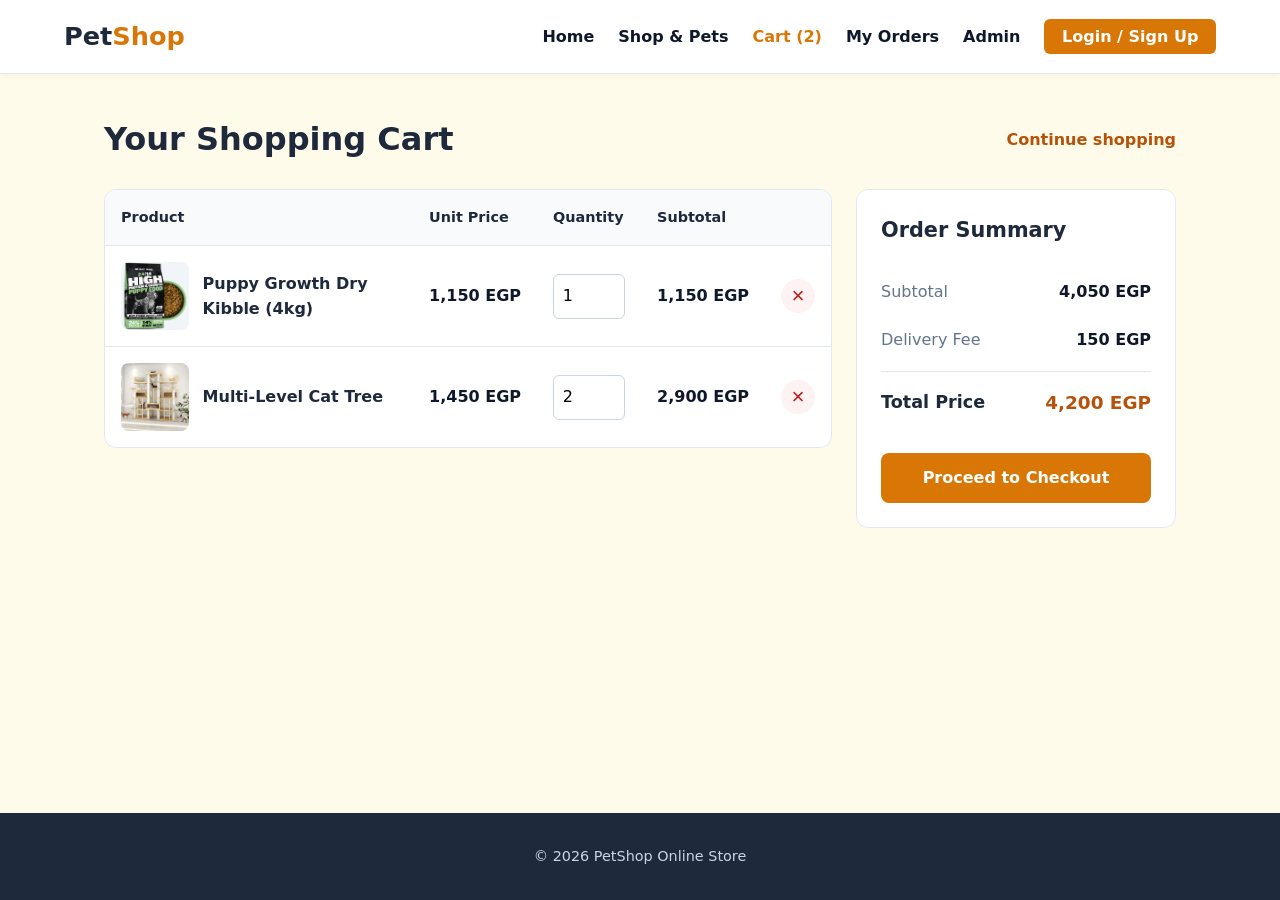
<file: pages/cart.html>
<!DOCTYPE html>
<html lang="en">
<head>
  <meta charset="UTF-8">
  <meta name="viewport" content="width=device-width, initial-scale=1.0">
  <title>Shopping Cart — PetShop</title>
  <link rel="stylesheet" href="../css/style.css">
  <link rel="stylesheet" href="../css/cart.css">
</head>
<body>

  <header class="navbar">
    <a href="../index.html" class="logo">Pet<span>Shop</span></a>
    <nav>
      <ul class="nav-links">
        <li><a href="../index.html">Home</a></li>
        <li><a href="shop.html">Shop &amp; Pets</a></li>
        <li><a href="cart.html" class="active" aria-current="page">Cart (2)</a></li>
        <li><a href="orders.html">My Orders</a></li>
        <li><a href="admin-login.html">Admin</a></li>
        <li><a href="auth.html" class="btn-nav">Login / Sign Up</a></li>
      </ul>
    </nav>
  </header>

  <main class="cart-page">
    <div class="cart-heading">
      <h1>Your Shopping Cart</h1>
      <a href="shop.html" class="continue-shopping">Continue shopping</a>
    </div>

    <div class="cart-layout">
      <section class="cart-items" aria-labelledby="cart-items-heading">
        <h2 id="cart-items-heading" class="visually-hidden">Items in your cart</h2>
        <div class="table-scroll">
          <table class="cart-table">
            <thead>
              <tr>
                <th scope="col">Product</th>
                <th scope="col">Unit Price</th>
                <th scope="col">Quantity</th>
                <th scope="col">Subtotal</th>
                <th scope="col"><span class="visually-hidden">Remove</span></th>
              </tr>
            </thead>
            <tbody>
              <tr>
                <td>
                  <div class="cart-product">
                    <img src="../images/dog-food.webp" alt="Puppy Growth Dry Kibble bag">
                    <span>Puppy Growth Dry Kibble (4kg)</span>
                  </div>
                </td>
                <td class="money">1,150 EGP</td>
                <td>
                  <label class="visually-hidden" for="quantity-food">Quantity for Puppy Growth Dry Kibble</label>
                  <input id="quantity-food" class="quantity-input" type="number" min="1" value="1">
                </td>
                <td class="money">1,150 EGP</td>
                <td><button class="remove-button" type="button" aria-label="Remove Puppy Growth Dry Kibble from cart">&times;</button></td>
              </tr>
              <tr>
                <td>
                  <div class="cart-product">
                    <img src="../images/cat-tree.webp" alt="Multi-Level Cat Tree">
                    <span>Multi-Level Cat Tree</span>
                  </div>
                </td>
                <td class="money">1,450 EGP</td>
                <td>
                  <label class="visually-hidden" for="quantity-tree">Quantity for Multi-Level Cat Tree</label>
                  <input id="quantity-tree" class="quantity-input" type="number" min="1" value="2">
                </td>
                <td class="money">2,900 EGP</td>
                <td><button class="remove-button" type="button" aria-label="Remove Multi-Level Cat Tree from cart">&times;</button></td>
              </tr>
            </tbody>
          </table>
        </div>
      </section>

      <aside class="order-summary" aria-labelledby="summary-heading">
        <h2 id="summary-heading">Order Summary</h2>
        <dl class="summary-lines">
          <div>
            <dt>Subtotal</dt>
            <dd>4,050 EGP</dd>
          </div>
          <div>
            <dt>Delivery Fee</dt>
            <dd>150 EGP</dd>
          </div>
          <div class="summary-total">
            <dt>Total Price</dt>
            <dd>4,200 EGP</dd>
          </div>
        </dl>
        <a href="checkout.html" class="btn-primary checkout-button">Proceed to Checkout</a>
      </aside>
    </div>
  </main>

  <footer>
    <p>&copy; 2026 PetShop Online Store</p>
  </footer>

</body>
</html>
</file>
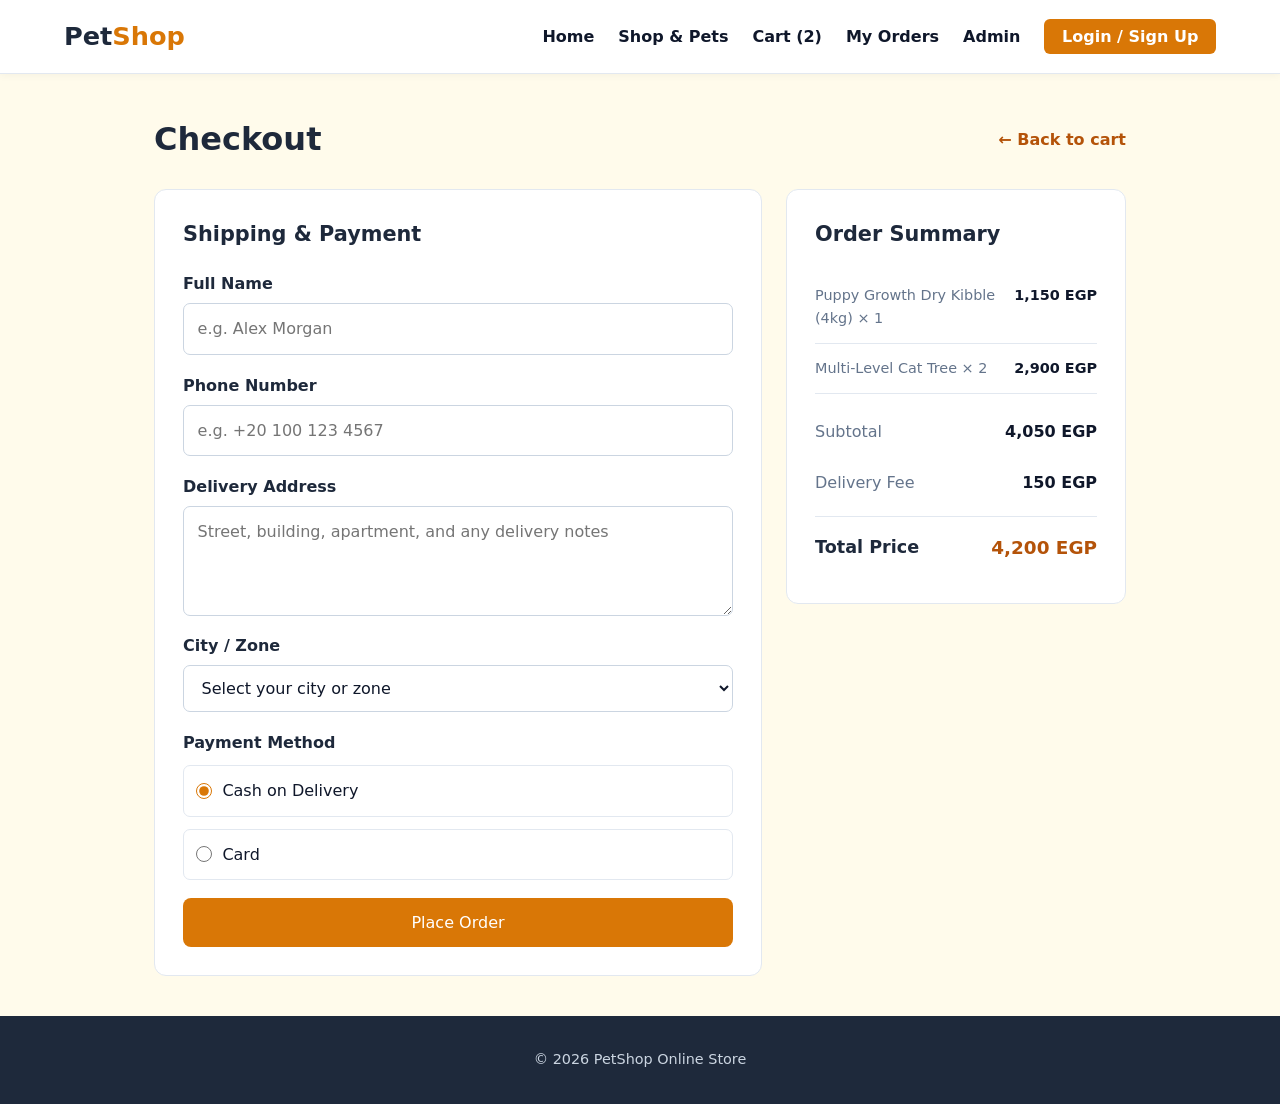
<file: pages/checkout.html>
<!DOCTYPE html>
<html lang="en">
<head>
  <meta charset="UTF-8">
  <meta name="viewport" content="width=device-width, initial-scale=1.0">
  <title>Checkout — PetShop</title>
  <link rel="stylesheet" href="../css/style.css">
  <link rel="stylesheet" href="../css/forms.css">
</head>
<body>

  <header class="navbar">
    <a href="../index.html" class="logo">Pet<span>Shop</span></a>
    <nav>
      <ul class="nav-links">
        <li><a href="../index.html">Home</a></li>
        <li><a href="shop.html">Shop &amp; Pets</a></li>
        <li><a href="cart.html">Cart (2)</a></li>
        <li><a href="orders.html">My Orders</a></li>
        <li><a href="admin-login.html">Admin</a></li>
        <li><a href="auth.html" class="btn-nav">Login / Sign Up</a></li>
      </ul>
    </nav>
  </header>

  <main class="checkout-page">
    <div class="checkout-heading">
      <h1>Checkout</h1>
      <a href="cart.html" class="back-to-cart">&larr; Back to cart</a>
    </div>

    <div class="checkout-layout">
      <section class="checkout-card" aria-labelledby="shipping-heading">
        <h2 id="shipping-heading">Shipping &amp; Payment</h2>
        <form class="checkout-form" action="#" method="post">
          <div class="form-field">
            <label for="full-name">Full Name</label>
            <input id="full-name" name="full_name" type="text" autocomplete="name"
                   placeholder="e.g. Alex Morgan" minlength="2" maxlength="60"
                   pattern="[\p{L}][\p{L}\p{M} .'-]{1,59}"
                   title="Enter a name using letters, spaces, apostrophes, periods, or hyphens."
                   required>
          </div>

          <div class="form-field">
            <label for="phone">Phone Number</label>
            <input id="phone" name="phone" type="tel" autocomplete="tel"
                   placeholder="e.g. +20 100 123 4567" minlength="8" maxlength="20"
                   pattern="[0-9+() -]{8,20}"
                   title="Enter 8 to 20 characters using digits, spaces, +, parentheses, or hyphens."
                   required>
          </div>

          <div class="form-field">
            <label for="address">Delivery Address</label>
            <textarea id="address" name="address" autocomplete="street-address"
                      placeholder="Street, building, apartment, and any delivery notes"
                      minlength="10" maxlength="250" required></textarea>
          </div>

          <div class="form-field">
            <label for="city">City / Zone</label>
            <select id="city" name="city_zone" autocomplete="address-level2" required>
              <option value="" selected disabled>Select your city or zone</option>
              <option value="cairo">Cairo</option>
              <option value="giza">Giza</option>
              <option value="alexandria">Alexandria</option>
              <option value="other">Other</option>
            </select>
          </div>

          <fieldset class="payment-options">
            <legend>Payment Method</legend>
            <label class="payment-choice">
              <input type="radio" name="payment_method" value="cash_on_delivery" required checked>
              <span>Cash on Delivery</span>
            </label>
            <label class="payment-choice">
              <input type="radio" name="payment_method" value="card" required>
              <span>Card</span>
            </label>
          </fieldset>

          <button type="submit" class="btn-primary place-order-button">Place Order</button>
        </form>
      </section>

      <aside class="checkout-summary" aria-labelledby="checkout-summary-heading">
        <h2 id="checkout-summary-heading">Order Summary</h2>
        <div class="checkout-item">
          <span>Puppy Growth Dry Kibble (4kg) × 1</span>
          <span>1,150 EGP</span>
        </div>
        <div class="checkout-item">
          <span>Multi-Level Cat Tree × 2</span>
          <span>2,900 EGP</span>
        </div>
        <dl class="checkout-totals">
          <div>
            <dt>Subtotal</dt>
            <dd>4,050 EGP</dd>
          </div>
          <div>
            <dt>Delivery Fee</dt>
            <dd>150 EGP</dd>
          </div>
          <div class="checkout-total">
            <dt>Total Price</dt>
            <dd>4,200 EGP</dd>
          </div>
        </dl>
      </aside>
    </div>
  </main>

  <footer>
    <p>&copy; 2026 PetShop Online Store</p>
  </footer>

</body>
</html>
</file>
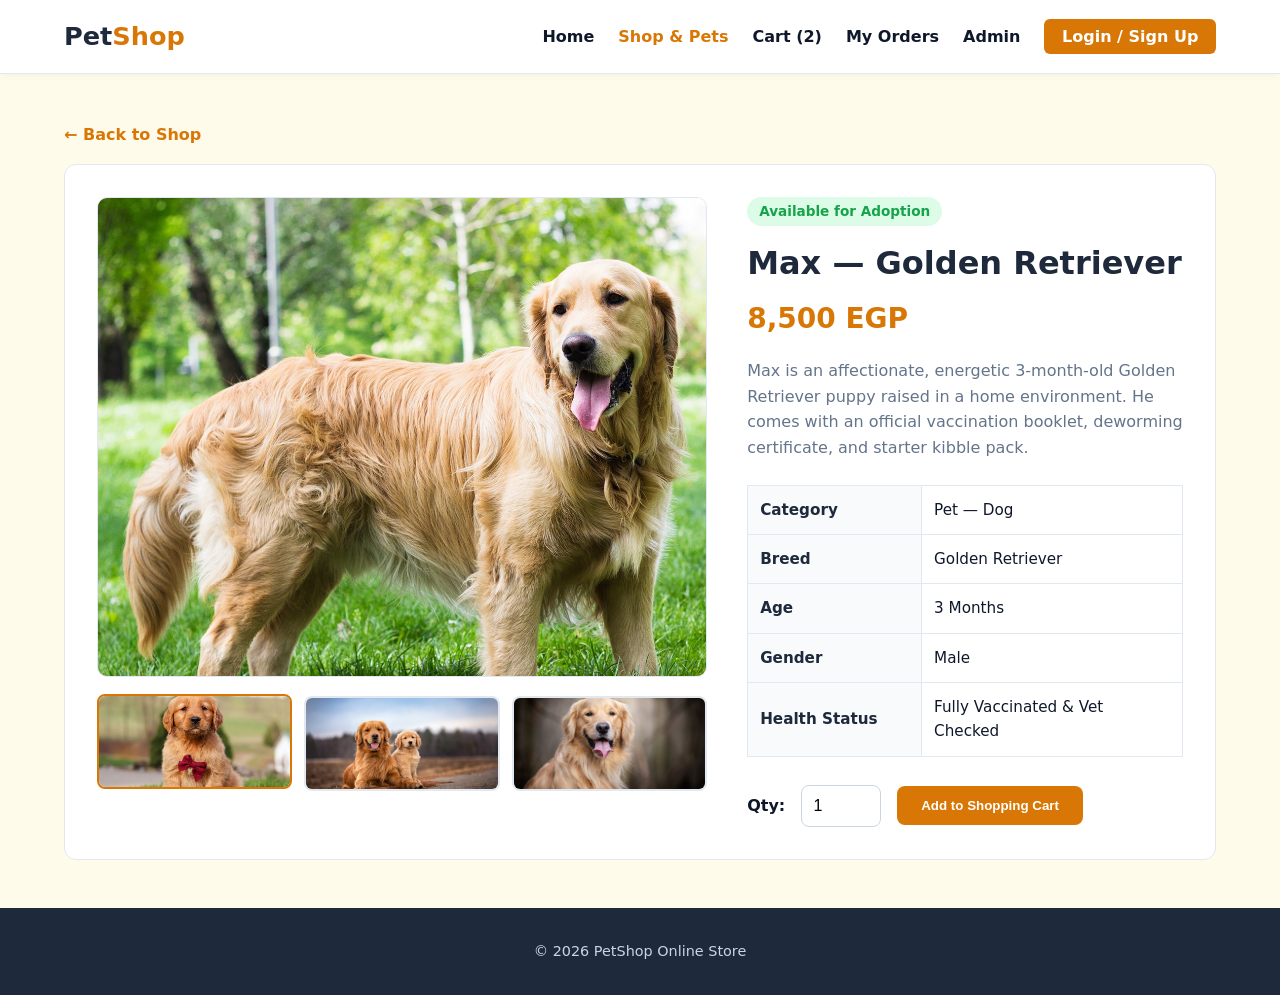
<file: pages/details.html>
<!DOCTYPE html>
<html lang="en">
<head>
  <meta charset="UTF-8">
  <meta name="viewport" content="width=device-width, initial-scale=1.0">
  <title>Item Details — PetShop</title>
  <link rel="stylesheet" href="../css/style.css">
  <link rel="stylesheet" href="../css/shop.css">
</head>
<body>

  <header class="navbar">
    <a href="../index.html" class="logo">Pet<span>Shop</span></a>
    <nav>
      <ul class="nav-links">
        <li><a href="../index.html">Home</a></li>
        <li><a href="shop.html" class="active">Shop &amp; Pets</a></li>
        <li><a href="cart.html">Cart (2)</a></li>
        <li><a href="orders.html">My Orders</a></li>
        <li><a href="admin-login.html">Admin</a></li>
        <li><a href="auth.html" class="btn-nav">Login / Sign Up</a></li>
      </ul>
    </nav>
  </header>

  <main class="details-wrapper">
    <p class="back-link-wrap"><a href="shop.html" class="back-link">&larr; Back to Shop</a></p>

    <!-- 1. Max — Golden Retriever -->
    <article id="max" class="details-grid item-detail">
      <div>
        <img src="../images/golden-retriever.jpg" alt="Max Golden Retriever Puppy" class="details-image">
        <div class="thumb-row">
          <img src="../images/golden-retriever4.jpg" alt="Max front view" class="thumb-img active">
          <img src="../images/golden-retriever2.jpg" alt="Max playing" class="thumb-img">
          <img src="../images/golden-retriever3.jpg" alt="Max vaccination card" class="thumb-img">
        </div>
      </div>

      <div class="details-info">
        <span class="status-available">Available for Adoption</span>
        <h1>Max — Golden Retriever</h1>
        <p class="details-price">8,500 EGP</p>
        <p class="details-desc">
          Max is an affectionate, energetic 3-month-old Golden Retriever puppy raised in a home environment. He comes with an official vaccination booklet, deworming certificate, and starter kibble pack.
        </p>

        <table class="specs-table">
          <tr>
            <th>Category</th>
            <td>Pet — Dog</td>
          </tr>
          <tr>
            <th>Breed</th>
            <td>Golden Retriever</td>
          </tr>
          <tr>
            <th>Age</th>
            <td>3 Months</td>
          </tr>
          <tr>
            <th>Gender</th>
            <td>Male</td>
          </tr>
          <tr>
            <th>Health Status</th>
            <td>Fully Vaccinated &amp; Vet Checked</td>
          </tr>
        </table>

        <form class="purchase-form" action="cart.html" method="get">
          <label for="qty-max" class="qty-label">Qty:</label>
          <input type="number" id="qty-max" name="quantity" value="1" min="1" max="1">
          <button type="submit" class="btn-primary">Add to Shopping Cart</button>
        </form>
      </div>
    </article>

    <!-- 2. Luna — Scottish Fold -->
    <article id="luna" class="details-grid item-detail">
      <div>
        <img src="../images/scottish-fold.jpg" alt="Luna Scottish Fold Kitten" class="details-image">
      </div>

      <div class="details-info">
        <span class="status-available">Available for Adoption</span>
        <h1>Luna — Scottish Fold</h1>
        <p class="details-price">6,000 EGP</p>
        <p class="details-desc">
          Luna is a calm, sweet-natured 2-month-old purebred Scottish Fold kitten. She is fully litter-trained, accustomed to indoor living, and comes with her complete vaccination record.
        </p>

        <table class="specs-table">
          <tr>
            <th>Category</th>
            <td>Pet — Cat</td>
          </tr>
          <tr>
            <th>Breed</th>
            <td>Scottish Fold</td>
          </tr>
          <tr>
            <th>Age</th>
            <td>2 Months</td>
          </tr>
          <tr>
            <th>Gender</th>
            <td>Female</td>
          </tr>
          <tr>
            <th>Health Status</th>
            <td>Vaccinated &amp; Litter Trained</td>
          </tr>
        </table>

        <form class="purchase-form" action="cart.html" method="get">
          <label for="qty-luna" class="qty-label">Qty:</label>
          <input type="number" id="qty-luna" name="quantity" value="1" min="1" max="1">
          <button type="submit" class="btn-primary">Add to Shopping Cart</button>
        </form>
      </div>
    </article>

    <!-- 3. Puppy Growth Dry Kibble -->
    <article id="food" class="details-grid item-detail">
      <div>
        <img src="../images/dog-food.webp" alt="Puppy Growth Dry Kibble" class="details-image">
      </div>

      <div class="details-info">
        <span class="status-available">In Stock (24 Bags Left)</span>
        <h1>Puppy Growth Dry Kibble (4kg)</h1>
        <p class="details-price">1,150 EGP</p>
        <p class="details-desc">
          Formulated specifically for growing puppies up to 12 months old. Packed with digestible chicken protein, calcium, and omega-3 fatty acids for healthy joints and a shiny coat.
        </p>

        <table class="specs-table">
          <tr>
            <th>Category</th>
            <td>Pet Food</td>
          </tr>
          <tr>
            <th>Net Weight</th>
            <td>4 kg</td>
          </tr>
          <tr>
            <th>Main Ingredient</th>
            <td>Dehydrated Chicken &amp; Brown Rice</td>
          </tr>
          <tr>
            <th>Life Stage</th>
            <td>Puppy (2–12 Months)</td>
          </tr>
          <tr>
            <th>Storage</th>
            <td>Resealable Fresh-Lock Bag</td>
          </tr>
        </table>

        <form class="purchase-form" action="cart.html" method="get">
          <label for="qty-food" class="qty-label">Qty:</label>
          <input type="number" id="qty-food" name="quantity" value="1" min="1" max="10">
          <button type="submit" class="btn-primary">Add to Shopping Cart</button>
        </form>
      </div>
    </article>

    <!-- 4. Cotton Rope Tug Toy -->
    <article id="toy" class="details-grid item-detail">
      <div>
        <img src="../images/rope-toy.webp" alt="Cotton Rope Tug Toy" class="details-image">
      </div>

      <div class="details-info">
        <span class="status-available">In Stock (40 Units Left)</span>
        <h1>Cotton Rope Tug Toy</h1>
        <p class="details-price">220 EGP</p>
        <p class="details-desc">
          Heavy-duty woven natural cotton rope designed for interactive tug-of-war sessions and solo chewing. Helps clean teeth and massage gums naturally.
        </p>

        <table class="specs-table">
          <tr>
            <th>Category</th>
            <td>Toys</td>
          </tr>
          <tr>
            <th>Material</th>
            <td>100% Natural Braided Cotton</td>
          </tr>
          <tr>
            <th>Length</th>
            <td>35 cm (Double-Knot)</td>
          </tr>
          <tr>
            <th>Suitable For</th>
            <td>Small &amp; Medium Dogs</td>
          </tr>
          <tr>
            <th>Washable</th>
            <td>Machine Washable</td>
          </tr>
        </table>

        <form class="purchase-form" action="cart.html" method="get">
          <label for="qty-toy" class="qty-label">Qty:</label>
          <input type="number" id="qty-toy" name="quantity" value="1" min="1" max="10">
          <button type="submit" class="btn-primary">Add to Shopping Cart</button>
        </form>
      </div>
    </article>

    <!-- 5. Adjustable Padded Collar -->
    <article id="collar" class="details-grid item-detail">
      <div>
        <img src="../images/leather-collar.jpg" alt="Adjustable Padded Collar" class="details-image">
      </div>

      <div class="details-info">
        <span class="status-available">In Stock (18 Units Left)</span>
        <h1>Adjustable Padded Collar</h1>
        <p class="details-price">340 EGP</p>
        <p class="details-desc">
          Durable outer strap paired with a soft neoprene padded interior to prevent chafing during daily walks. Features a rust-proof stainless steel D-ring for leash attachment.
        </p>

        <table class="specs-table">
          <tr>
            <th>Category</th>
            <td>Accessories</td>
          </tr>
          <tr>
            <th>Material</th>
            <td>Faux Leather &amp; Neoprene Padding</td>
          </tr>
          <tr>
            <th>Neck Size</th>
            <td>Adjustable (30 cm – 48 cm)</td>
          </tr>
          <tr>
            <th>Hardware</th>
            <td>Stainless Steel Buckle &amp; D-Ring</td>
          </tr>
          <tr>
            <th>Color</th>
            <td>Saddle Tan</td>
          </tr>
        </table>

        <form class="purchase-form" action="cart.html" method="get">
          <label for="qty-collar" class="qty-label">Qty:</label>
          <input type="number" id="qty-collar" name="quantity" value="1" min="1" max="10">
          <button type="submit" class="btn-primary">Add to Shopping Cart</button>
        </form>
      </div>
    </article>

    <!-- 6. Multi-Level Cat Tree -->
    <article id="tree" class="details-grid item-detail">
      <div>
        <img src="../images/cat-tree.jpg" alt="Multi-Level Cat Tree" class="details-image">
      </div>

      <div class="details-info">
        <span class="status-available">In Stock (9 Units Left)</span>
        <h1>Multi-Level Cat Tree</h1>
        <p class="details-price">1,450 EGP</p>
        <p class="details-desc">
          A sturdy 3-tier activity tower featuring natural sisal-wrapped scratching posts, an enclosed plush condo for napping, and an elevated viewing perch with a dangling pom-pom toy.
        </p>

        <table class="specs-table">
          <tr>
            <th>Category</th>
            <td>Accessories</td>
          </tr>
          <tr>
            <th>Dimensions</th>
            <td>50 cm &times; 40 cm &times; 115 cm</td>
          </tr>
          <tr>
            <th>Post Material</th>
            <td>Natural Sisal Rope</td>
          </tr>
          <tr>
            <th>Cover Fabric</th>
            <td>Soft Faux Fleece</td>
          </tr>
          <tr>
            <th>Assembly</th>
            <td>Tools &amp; Instructions Included</td>
          </tr>
        </table>

        <form class="purchase-form" action="cart.html" method="get">
          <label for="qty-tree" class="qty-label">Qty:</label>
          <input type="number" id="qty-tree" name="quantity" value="1" min="1" max="5">
          <button type="submit" class="btn-primary">Add to Shopping Cart</button>
        </form>
      </div>
    </article>
  </main>

  <footer>
    <p>&copy; 2026 PetShop Online Store </p>
  </footer>

  <script>
    document.querySelectorAll(".purchase-form").forEach((form) => {
      form.addEventListener("submit", (event) => {
        if (sessionStorage.getItem("petshopLoggedIn") === "true") {
          return;
        }

        event.preventDefault();
        window.location.href = "auth.html?return=cart.html";
      });
    });
  </script>

</body>
</html>
</file>
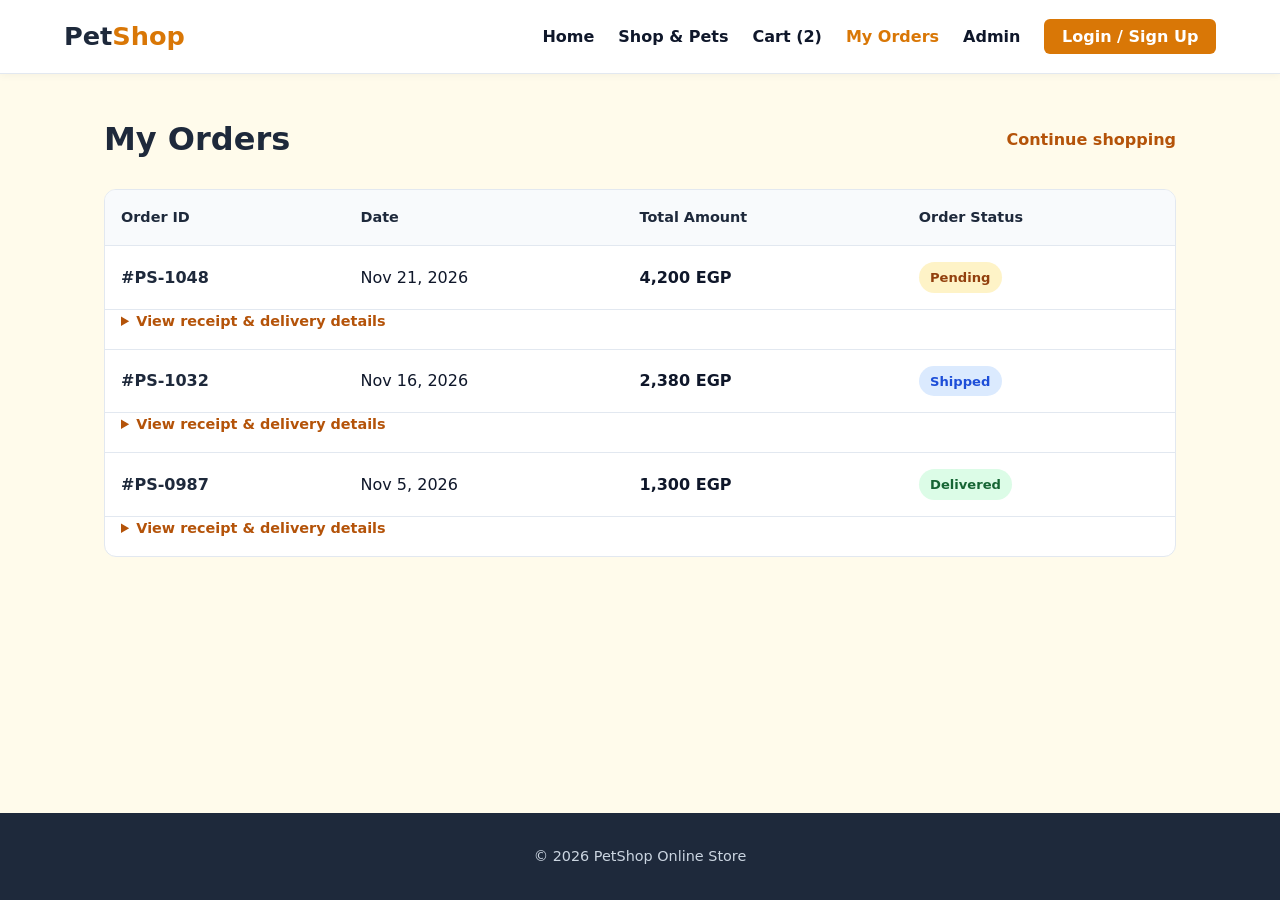
<file: pages/orders.html>
<!DOCTYPE html>
<html lang="en">
<head>
  <meta charset="UTF-8">
  <meta name="viewport" content="width=device-width, initial-scale=1.0">
  <title>My Orders — PetShop</title>
  <link rel="stylesheet" href="../css/style.css">
  <link rel="stylesheet" href="../css/cart.css">
</head>
<body>

  <header class="navbar">
    <a href="../index.html" class="logo">Pet<span>Shop</span></a>
    <nav>
      <ul class="nav-links">
        <li><a href="../index.html">Home</a></li>
        <li><a href="shop.html">Shop &amp; Pets</a></li>
        <li><a href="cart.html">Cart (2)</a></li>
        <li><a href="orders.html" class="active" aria-current="page">My Orders</a></li>
        <li><a href="admin-login.html">Admin</a></li>
        <li><a href="auth.html" class="btn-nav">Login / Sign Up</a></li>
      </ul>
    </nav>
  </header>

  <main class="orders-page">
    <div class="cart-heading">
      <h1>My Orders</h1>
      <a href="shop.html" class="continue-shopping">Continue shopping</a>
    </div>

    <section class="orders-card" aria-label="Order history">
      <div class="table-scroll">
        <table class="orders-table">
          <thead>
            <tr>
              <th scope="col">Order ID</th>
              <th scope="col">Date</th>
              <th scope="col">Total Amount</th>
              <th scope="col">Order Status</th>
            </tr>
          </thead>
          <tbody class="order-group">
            <tr>
              <th scope="row">#PS-1048</th>
              <td><time datetime="2026-11-21">Nov 21, 2026</time></td>
              <td class="money">4,200 EGP</td>
              <td><span class="status-badge status-pending">Pending</span></td>
            </tr>
            <tr class="order-details-row">
              <td colspan="4">
                <details class="order-details">
                  <summary>View receipt &amp; delivery details</summary>
                  <div class="order-detail-content">
                    <div>
                      <h3>Items</h3>
                      <ul class="receipt-list">
                        <li><span>Puppy Growth Dry Kibble (4kg) × 1</span><span>1,150 EGP</span></li>
                        <li><span>Multi-Level Cat Tree × 2</span><span>2,900 EGP</span></li>
                        <li><span>Delivery Fee</span><span>150 EGP</span></li>
                      </ul>
                    </div>
                    <div>
                      <h3>Delivery</h3>
                      <p>Cairo, Egypt</p>
                      <p>Payment: Cash on Delivery</p>
                      <p>Preparing your order for dispatch.</p>
                    </div>
                  </div>
                </details>
              </td>
            </tr>
          </tbody>
          <tbody class="order-group">
            <tr>
              <th scope="row">#PS-1032</th>
              <td><time datetime="2026-11-16">Nov 16, 2026</time></td>
              <td class="money">2,380 EGP</td>
              <td><span class="status-badge status-shipped">Shipped</span></td>
            </tr>
            <tr class="order-details-row">
              <td colspan="4">
                <details class="order-details">
                  <summary>View receipt &amp; delivery details</summary>
                  <div class="order-detail-content">
                    <div>
                      <h3>Items</h3>
                      <ul class="receipt-list">
                        <li><span>Cotton Rope Tug Toy × 2</span><span>440 EGP</span></li>
                        <li><span>Adjustable Padded Collar × 1</span><span>340 EGP</span></li>
                        <li><span>Multi-Level Cat Tree × 1</span><span>1,450 EGP</span></li>
                        <li><span>Delivery Fee</span><span>150 EGP</span></li>
                      </ul>
                    </div>
                    <div>
                      <h3>Delivery</h3>
                      <p>Giza, Egypt</p>
                      <p>Payment: Card</p>
                      <p>Your order is on its way.</p>
                    </div>
                  </div>
                </details>
              </td>
            </tr>
          </tbody>
          <tbody class="order-group">
            <tr>
              <th scope="row">#PS-0987</th>
              <td><time datetime="2026-11-05">Nov 5, 2026</time></td>
              <td class="money">1,300 EGP</td>
              <td><span class="status-badge status-delivered">Delivered</span></td>
            </tr>
            <tr class="order-details-row">
              <td colspan="4">
                <details class="order-details">
                  <summary>View receipt &amp; delivery details</summary>
                  <div class="order-detail-content">
                    <div>
                      <h3>Items</h3>
                      <ul class="receipt-list">
                        <li><span>Puppy Growth Dry Kibble (4kg) × 1</span><span>1,150 EGP</span></li>
                        <li><span>Delivery Fee</span><span>150 EGP</span></li>
                      </ul>
                    </div>
                    <div>
                      <h3>Delivery</h3>
                      <p>Alexandria, Egypt</p>
                      <p>Payment: Cash on Delivery</p>
                      <p>Delivered on Nov 8, 2026.</p>
                    </div>
                  </div>
                </details>
              </td>
            </tr>
          </tbody>
        </table>
      </div>
    </section>
  </main>

  <footer>
    <p>&copy; 2026 PetShop Online Store</p>
  </footer>

</body>
</html>
</file>
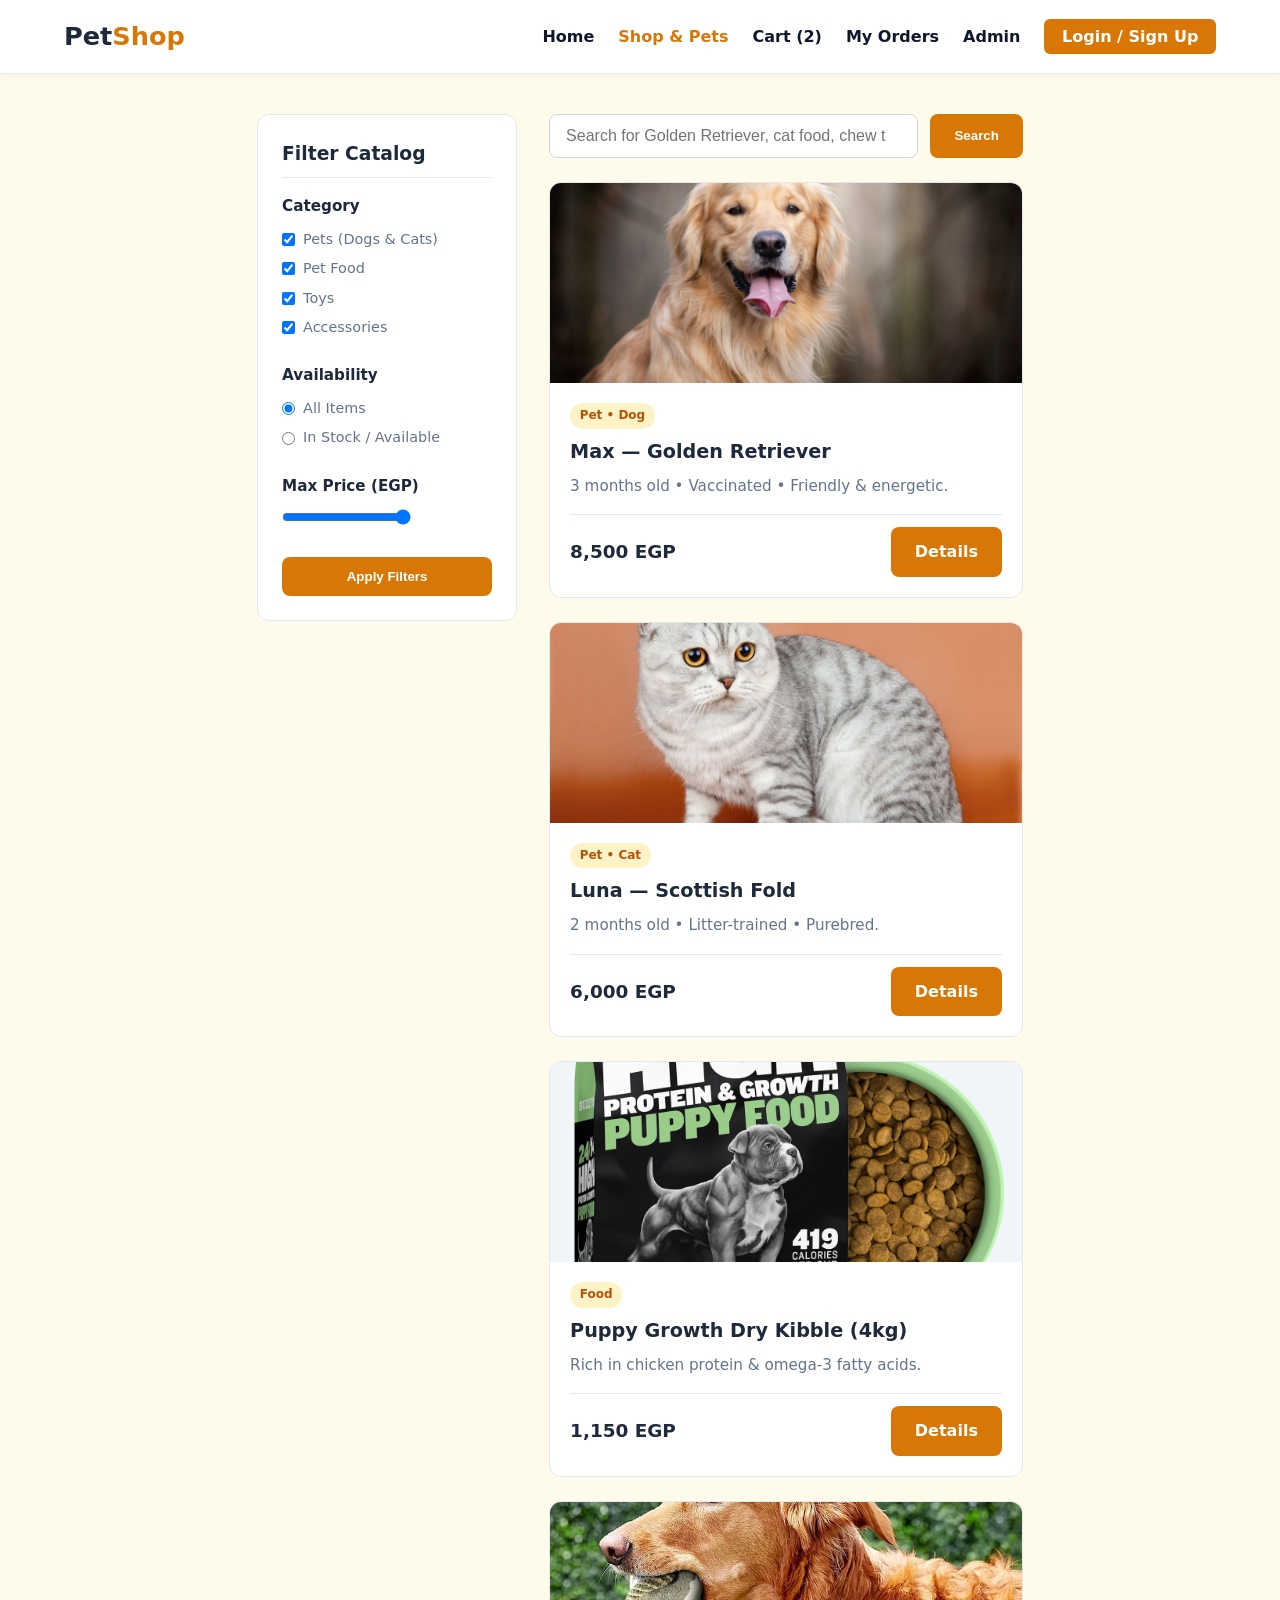
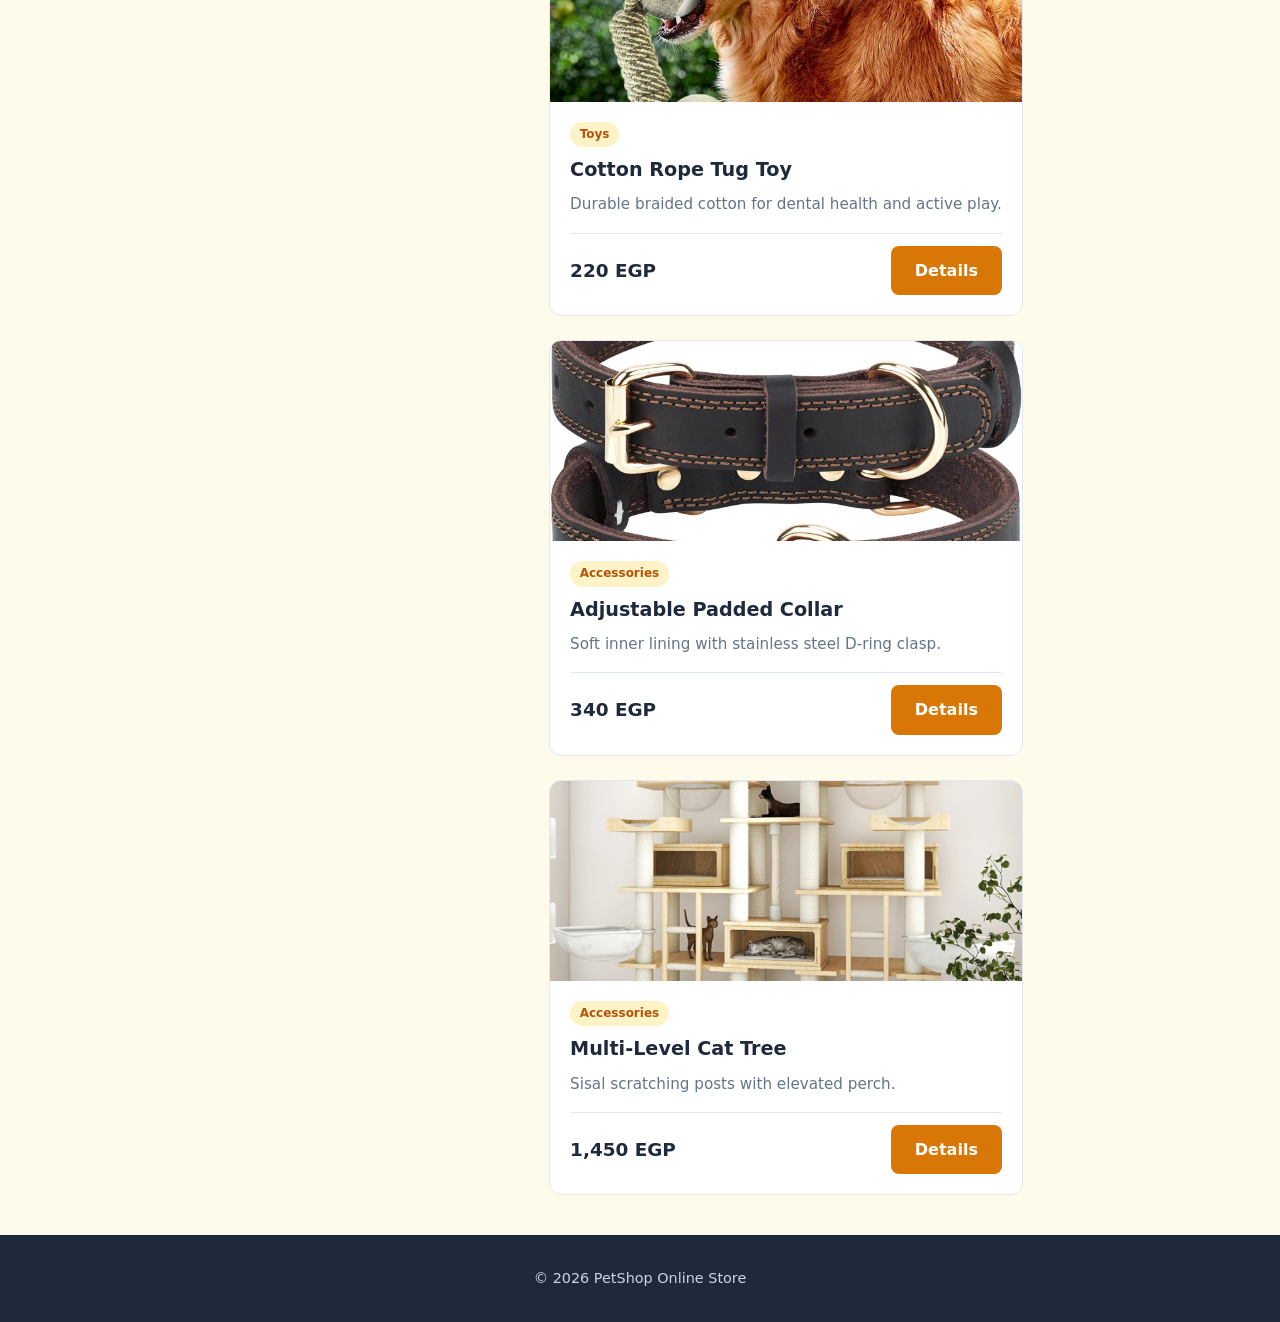
<file: pages/shop.html>
<!DOCTYPE html>
<html lang="en">
<head>
  <meta charset="UTF-8">
  <meta name="viewport" content="width=device-width, initial-scale=1.0">
  <title>Shop Pets &amp; Products — PetShop</title>
  <link rel="stylesheet" href="../css/style.css">
  <link rel="stylesheet" href="../css/shop.css">
</head>
<body>

  <header class="navbar">
    <a href="../index.html" class="logo">Pet<span>Shop</span></a>
    <nav>
      <ul class="nav-links">
        <li><a href="../index.html">Home</a></li>
        <li><a href="shop.html" class="active">Shop &amp; Pets</a></li>
        <li><a href="cart.html">Cart (2)</a></li>
        <li><a href="orders.html">My Orders</a></li>
        <li><a href="admin-login.html">Admin</a></li>
        <li><a href="auth.html" class="btn-nav">Login / Sign Up</a></li>
      </ul>
    </nav>
  </header>

  <main class="shop-layout">
    <!-- Filter Sidebar -->
    <aside class="filter-sidebar">
      <h3>Filter Catalog</h3>
      <form action="#" method="get">
        <div class="filter-group">
          <h4>Category</h4>
          <label><input type="checkbox" name="cat" value="pets" checked> Pets (Dogs &amp; Cats)</label>
          <label><input type="checkbox" name="cat" value="food" checked> Pet Food</label>
          <label><input type="checkbox" name="cat" value="toys" checked> Toys</label>
          <label><input type="checkbox" name="cat" value="accessories" checked> Accessories</label>
        </div>

        <div class="filter-group">
          <h4>Availability</h4>
          <label><input type="radio" name="avail" value="all" checked> All Items</label>
          <label><input type="radio" name="avail" value="instock"> In Stock / Available</label>
        </div>

        <div class="filter-group">
          <h4>Max Price (EGP)</h4>
          <input type="range" name="max_price" min="100" max="10000" value="10000">
        </div>

        <button type="submit" class="btn-primary full-btn">Apply Filters</button>
      </form>
    </aside>

    <!-- Main Product Grid -->
    <section>
      <form class="search-bar" action="#" method="get">
        <input type="search" name="q" placeholder="Search for Golden Retriever, cat food, chew toys...">
        <button type="submit" class="btn-primary">Search</button>
      </form>

      <div class="grid-cards">
        <article class="card">
          <img src="../images/golden-retriever3.jpg" alt="Golden Retriever Puppy" class="card-img">
          <div class="card-body">
            <span class="badge">Pet • Dog</span>
            <h3>Max — Golden Retriever</h3>
            <p>3 months old • Vaccinated • Friendly &amp; energetic.</p>
            <div class="card-footer">
              <span class="price">8,500 EGP</span>
              <a href="details.html#max" class="btn-primary">Details</a>
            </div>
          </div>
        </article>

        <article class="card">
          <img src="../images/scottish-fold.jpg" alt="Scottish Fold Kitten" class="card-img">
          <div class="card-body">
            <span class="badge">Pet • Cat</span>
            <h3>Luna — Scottish Fold</h3>
            <p>2 months old • Litter-trained • Purebred.</p>
            <div class="card-footer">
              <span class="price">6,000 EGP</span>
              <a href="details.html#luna" class="btn-primary">Details</a>
            </div>
          </div>
        </article>

        <article class="card">
          <img src="../images/dog-food.webp" alt="Puppy Growth Dry Kibble" class="card-img">
          <div class="card-body">
            <span class="badge">Food</span>
            <h3>Puppy Growth Dry Kibble (4kg)</h3>
            <p>Rich in chicken protein &amp; omega-3 fatty acids.</p>
            <div class="card-footer">
              <span class="price">1,150 EGP</span>
              <a href="details.html#food" class="btn-primary">Details</a>
            </div>
          </div>
        </article>

        <article class="card">
          <img src="../images/rope-toy.webp" alt="Cotton Rope Tug Toy" class="card-img">
          <div class="card-body">
            <span class="badge">Toys</span>
            <h3>Cotton Rope Tug Toy</h3>
            <p>Durable braided cotton for dental health and active play.</p>
            <div class="card-footer">
              <span class="price">220 EGP</span>
              <a href="details.html#toy" class="btn-primary">Details</a>
            </div>
          </div>
        </article>

        <article class="card">
         <img src="../images/leather-collar.jpg" alt="Adjustable Padded Collar" class="card-img">
          <div class="card-body">
            <span class="badge">Accessories</span>
            <h3>Adjustable Padded Collar</h3>
            <p>Soft inner lining with stainless steel D-ring clasp.</p>
            <div class="card-footer">
              <span class="price">340 EGP</span>
              <a href="details.html#collar" class="btn-primary">Details</a>
            </div>
          </div>
        </article>

        <article class="card">
          <img src="../images/cat-tree.webp" alt="Multi-Level Cat Tree" class="card-img">
          <div class="card-body">
            <span class="badge">Accessories</span>
            <h3>Multi-Level Cat Tree</h3>
            <p>Sisal scratching posts with elevated perch.</p>
            <div class="card-footer">
              <span class="price">1,450 EGP</span>
              <a href="details.html#tree" class="btn-primary">Details</a>
            </div>
          </div>
        </article>
      </div>
    </section>
  </main>

  <footer>
    <p>&copy; 2026 PetShop Online Store </p>
  </footer>

</body>
</html>
</file>
<file: css/style.css>
/* Universal Reset & Variables */
* {
  box-sizing: border-box;
  margin: 0;
  padding: 0;
}

:root {
  --primary: #d97706;       /* Warm Amber */
  --primary-dark: #b45309;
  --secondary: #1e293b;     /* Deep Slate */
  --bg: #fffbeb;            /* Soft Cream */
  --surface: #ffffff;
  --text: #0f172a;
  --muted: #64748b;
  --border: #e2e8f0;
  --success: #16a34a;
}

body {
  font-family: system-ui, -apple-system, sans-serif;
  background-color: var(--bg);
  color: var(--text);
  line-height: 1.6;
  display: flex;
  flex-direction: column;
  min-height: 100vh;
}

main {
  flex: 1;
}

/* Sticky Header & Flexbox Navbar */
.navbar {
  position: sticky;
  top: 0;
  z-index: 100;
  display: flex;
  justify-content: space-between;
  align-items: center;
  padding: 1rem 5%;
  background-color: var(--surface);
  border-bottom: 1px solid var(--border);
  box-shadow: 0 2px 8px rgba(0, 0, 0, 0.04);
}

.logo {
  font-size: 1.6rem;
  font-weight: 800;
  color: var(--secondary);
  text-decoration: none;
}

.logo span {
  color: var(--primary);
}

.nav-links {
  list-style: none;
  display: flex;
  align-items: center;
  gap: 1.5rem;
}

.nav-links a {
  text-decoration: none;
  color: var(--text);
  font-weight: 600;
  transition: color 0.2s ease;
}

.nav-links a:hover,
.nav-links a.active {
  color: var(--primary);
}

.btn-nav {
  padding: 0.5rem 1.1rem;
  background-color: var(--primary);
  color: #ffffff !important;
  border-radius: 6px;
}

.btn-nav:hover {
  background-color: var(--primary-dark);
}

/* Reusable Buttons */
.btn-primary,
.btn-secondary {
  display: inline-block;
  padding: 0.75rem 1.5rem;
  border-radius: 8px;
  text-decoration: none;
  font-weight: 600;
  border: none;
  cursor: pointer;
  transition: transform 0.2s ease, background-color 0.2s ease;
}

.btn-primary {
  background-color: var(--primary);
  color: #ffffff;
}

.btn-primary:hover {
  background-color: var(--primary-dark);
  transform: translateY(-2px);
}

.btn-secondary {
  background-color: var(--surface);
  color: var(--secondary);
  border: 1px solid var(--border);
}

.btn-secondary:hover {
  background-color: #f1f5f9;
  transform: translateY(-2px);
}

/* Homepage login prompt */
.login-prompt {
  width: min(90%, 440px);
  margin: auto;
  padding: 0;
  border: 1px solid var(--border);
  border-radius: 12px;
  color: var(--text);
  box-shadow: 0 20px 50px rgba(15, 23, 42, 0.25);
}

.login-prompt::backdrop {
  background: rgba(15, 23, 42, 0.6);
}

.login-prompt-content {
  position: relative;
  padding: 2rem;
}

.login-prompt-content h2 {
  margin-bottom: 0.5rem;
  color: var(--secondary);
}

.login-prompt-content p {
  margin-bottom: 1.5rem;
  color: var(--muted);
}

.login-prompt-close {
  position: absolute;
  top: 0.75rem;
  right: 0.9rem;
  border: 0;
  background: none;
  color: var(--muted);
  font-size: 1.5rem;
  line-height: 1;
  cursor: pointer;
}

.login-prompt-actions {
  display: flex;
  flex-wrap: wrap;
  gap: 0.75rem;
}

/* Hero Section */
.hero {
  background: linear-gradient(135deg, #1e293b, #334155);
  color: #ffffff;
  padding: 5rem 5%;
  text-align: center;
}

.hero-content {
  max-width: 720px;
  margin: 0 auto;
}

.hero h1 {
  font-size: 2.6rem;
  margin-bottom: 1rem;
}

.hero p {
  font-size: 1.15rem;
  margin-bottom: 2rem;
  color: #cbd5e1;
}

.hero-actions {
  display: flex;
  justify-content: center;
  gap: 1rem;
  flex-wrap: wrap;
}

/* Sections & CSS Grid Cards */
.section-container {
  max-width: 1200px;
  margin: 3.5rem auto;
  padding: 0 5%;
}

.section-header {
  display: flex;
  justify-content: space-between;
  align-items: center;
  margin-bottom: 1.75rem;
}

.section-header h2 {
  font-size: 1.8rem;
  color: var(--secondary);
}

.section-header a {
  color: var(--primary);
  text-decoration: none;
  font-weight: 600;
}

.grid-cards {
  display: grid;
  grid-template-columns: repeat(auto-fit, minmax(260px, 1fr));
  gap: 1.5rem;
}

.card {
  background: var(--surface);
  border-radius: 12px;
  border: 1px solid var(--border);
  overflow: hidden;
  display: flex;
  flex-direction: column;
  transition: transform 0.25s ease, box-shadow 0.25s ease;
}

.card:hover {
  transform: translateY(-5px);
  box-shadow: 0 12px 24px rgba(0, 0, 0, 0.08);
}

.card-img {
  width: 100%;
  height: 200px;
  object-fit: cover;
  background-color: #f1f5f9;
}

.card-body {
  padding: 1.25rem;
  display: flex;
  flex-direction: column;
  flex: 1;
}

.badge {
  display: inline-block;
  align-self: flex-start;
  padding: 0.2rem 0.6rem;
  font-size: 0.75rem;
  font-weight: 700;
  border-radius: 999px;
  background-color: #fef3c7;
  color: var(--primary-dark);
  margin-bottom: 0.5rem;
}

.card-body h3 {
  font-size: 1.2rem;
  margin-bottom: 0.4rem;
  color: var(--secondary);
}

.card-body p {
  color: var(--muted);
  font-size: 0.95rem;
  margin-bottom: 1rem;
  flex: 1;
}

.card-footer {
  display: flex;
  justify-content: space-between;
  align-items: center;
  padding-top: 0.75rem;
  border-top: 1px solid var(--border);
}

.price {
  font-size: 1.15rem;
  font-weight: 800;
  color: var(--secondary);
}

/* Footer */
footer {
  background-color: var(--secondary);
  color: #cbd5e1;
  text-align: center;
  padding: 2rem 5%;
  margin-top: auto;
}

footer p {
  font-size: 0.9rem;
}

/* Responsive Breakpoint */
@media (max-width: 768px) {
  .navbar {
    flex-direction: column;
    gap: 1rem;
  }
  .nav-links {
    flex-wrap: wrap;
    justify-content: center;
  }
  .hero h1 {
    font-size: 2rem;
  }
}
</file>
<file: css/admin.css>
/* =========================================================
   Admin Area Styles — Saif
   Relies on variables, buttons & footer from style.css
   ========================================================= */

/* ---------- Admin Login Page ---------- */
.admin-topbar {
  display: flex;
  justify-content: space-between;
  align-items: center;
  padding: 1rem 5%;
  background-color: var(--surface);
  border-bottom: 1px solid var(--border);
}

.admin-topbar .back-store {
  color: var(--muted);
  text-decoration: none;
  font-weight: 600;
  transition: color 0.2s ease;
}

.admin-topbar .back-store:hover {
  color: var(--primary);
}

.login-wrapper {
  display: flex;
  justify-content: center;
  align-items: center;
  padding: 4rem 5%;
}

.login-card {
  width: 100%;
  max-width: 420px;
  background: var(--surface);
  border: 1px solid var(--border);
  border-radius: 12px;
  padding: 2.25rem 2rem;
  box-shadow: 0 12px 24px rgba(0, 0, 0, 0.06);
}

.login-card .badge {
  margin-bottom: 0.75rem;
}

.login-card h1 {
  font-size: 1.6rem;
  color: var(--secondary);
  margin-bottom: 0.25rem;
}

.login-subtitle {
  color: var(--muted);
  font-size: 0.95rem;
  margin-bottom: 1.75rem;
}

.form-field {
  display: flex;
  flex-direction: column;
  gap: 0.4rem;
  margin-bottom: 1.25rem;
}

.form-field label {
  font-weight: 600;
  font-size: 0.9rem;
  color: var(--secondary);
}

.form-field input {
  padding: 0.75rem 1rem;
  border: 1px solid #cbd5e1;
  border-radius: 8px;
  font-size: 1rem;
  font-family: inherit;
  transition: border-color 0.2s ease, box-shadow 0.2s ease;
}

.form-field input:focus {
  outline: none;
  border-color: var(--primary);
  box-shadow: 0 0 0 3px rgba(217, 119, 6, 0.18);
}

/* Validation states — only after the user has interacted */
.form-field input:user-invalid {
  border-color: #dc2626;
}

.form-field input:user-valid {
  border-color: var(--success);
}

.field-hint {
  font-size: 0.8rem;
  color: var(--muted);
}

.login-options {
  display: flex;
  justify-content: space-between;
  align-items: center;
  margin-bottom: 1.5rem;
  font-size: 0.9rem;
}

.login-options label {
  display: flex;
  align-items: center;
  gap: 0.5rem;
  color: var(--muted);
  cursor: pointer;
}

.login-options a {
  color: var(--primary);
  text-decoration: none;
  font-weight: 600;
}

.login-card .btn-primary {
  width: 100%;
  font-size: 1rem;
  font-family: inherit;
}

.login-note {
  margin-top: 1.5rem;
  padding-top: 1rem;
  border-top: 1px solid var(--border);
  text-align: center;
  font-size: 0.85rem;
  color: var(--muted);
}

.login-note a {
  color: var(--primary);
  text-decoration: none;
  font-weight: 600;
}

@media (max-width: 480px) {
  .login-card {
    padding: 1.75rem 1.25rem;
  }
  .login-options {
    flex-direction: column;
    align-items: flex-start;
    gap: 0.5rem;
  }
}

/* =========================================================
   Admin Shell — shared by dashboard, inventory, orders, customers
   ========================================================= */
.admin-layout {
  flex: 1;
  display: grid;
  grid-template-columns: 250px 1fr;
  min-height: 100vh;
}

/* ---------- Sidebar ---------- */
.admin-sidebar {
  background-color: var(--secondary);
  color: #cbd5e1;
  padding: 1.5rem 1rem;
  display: flex;
  flex-direction: column;
  position: sticky;
  top: 0;
  height: 100vh;
}

.admin-sidebar .logo {
  color: #ffffff;
  padding: 0 0.75rem;
}

.sidebar-tag {
  display: block;
  padding: 0 0.75rem;
  margin: 0.15rem 0 2rem;
  font-size: 0.75rem;
  font-weight: 700;
  letter-spacing: 0.08em;
  text-transform: uppercase;
  color: #94a3b8;
}

.sidebar-heading {
  padding: 0 0.75rem;
  margin-bottom: 0.5rem;
  font-size: 0.72rem;
  font-weight: 700;
  letter-spacing: 0.08em;
  text-transform: uppercase;
  color: #64748b;
}

.sidebar-links {
  list-style: none;
  display: flex;
  flex-direction: column;
  gap: 0.25rem;
}

.sidebar-links a {
  display: block;
  padding: 0.65rem 0.75rem;
  border-radius: 8px;
  color: #cbd5e1;
  text-decoration: none;
  font-weight: 600;
  border-left: 3px solid transparent;
  transition: background-color 0.2s ease, color 0.2s ease;
}

.sidebar-links a:hover {
  background-color: rgba(255, 255, 255, 0.06);
  color: #ffffff;
}

.sidebar-links a.active {
  background-color: rgba(217, 119, 6, 0.16);
  border-left-color: var(--primary);
  color: #ffffff;
}

.sidebar-bottom {
  margin-top: auto;
  padding-top: 1rem;
  border-top: 1px solid rgba(255, 255, 255, 0.08);
}

/* ---------- Main Area ---------- */
.admin-main {
  display: flex;
  flex-direction: column;
  min-width: 0; /* lets wide tables scroll instead of stretching the grid */
}

.admin-header {
  display: flex;
  justify-content: space-between;
  align-items: center;
  gap: 1rem;
  padding: 1.25rem 2rem;
  background-color: var(--surface);
  border-bottom: 1px solid var(--border);
}

.admin-header h1 {
  font-size: 1.5rem;
  color: var(--secondary);
}

.admin-header p {
  color: var(--muted);
  font-size: 0.9rem;
}

.admin-user {
  display: flex;
  align-items: center;
  gap: 0.75rem;
  font-weight: 600;
  color: var(--secondary);
  white-space: nowrap;
}

.admin-avatar {
  display: grid;
  place-items: center;
  width: 2.4rem;
  height: 2.4rem;
  border-radius: 50%;
  background-color: var(--primary);
  color: #ffffff;
  font-weight: 800;
}

.admin-content {
  flex: 1;
  padding: 2rem;
  display: flex;
  flex-direction: column;
  gap: 2rem;
}

.admin-main footer {
  margin-top: 0;
}

/* ---------- Summary Stat Cards (CSS Grid) ---------- */
.stats-grid {
  display: grid;
  grid-template-columns: repeat(4, 1fr);
  gap: 1.25rem;
}

.stat-card {
  background: var(--surface);
  border: 1px solid var(--border);
  border-top: 4px solid var(--primary);
  border-radius: 12px;
  padding: 1.25rem 1.5rem;
  display: flex;
  flex-direction: column;
  gap: 0.25rem;
}

.stat-card.pets      { border-top-color: var(--primary); }
.stat-card.products  { border-top-color: #2563eb; }
.stat-card.orders    { border-top-color: #7c3aed; }
.stat-card.customers { border-top-color: var(--success); }

.stat-label {
  font-size: 0.85rem;
  font-weight: 700;
  color: var(--muted);
  text-transform: uppercase;
  letter-spacing: 0.04em;
}

.stat-value {
  font-size: 2.2rem;
  font-weight: 800;
  line-height: 1.2;
  color: var(--secondary);
}

.stat-note {
  font-size: 0.85rem;
  color: var(--muted);
}

/* ---------- Panels ---------- */
.dashboard-grid {
  display: grid;
  grid-template-columns: 2fr 1fr;
  gap: 1.5rem;
  align-items: start;
}

.panel {
  background: var(--surface);
  border: 1px solid var(--border);
  border-radius: 12px;
  overflow: hidden;
}

.panel-header {
  display: flex;
  flex-wrap: wrap;
  justify-content: space-between;
  align-items: center;
  gap: 0.25rem 1rem;
  padding: 1rem 1.25rem;
  border-bottom: 1px solid var(--border);
}

.panel-header h2 {
  font-size: 1.1rem;
  color: var(--secondary);
}

.panel-header a {
  color: var(--primary);
  text-decoration: none;
  font-weight: 600;
  font-size: 0.9rem;
}

.panel-body {
  padding: 1.25rem;
}

/* ---------- Admin Tables (reused on every admin page) ---------- */
.table-scroll {
  overflow-x: auto;
}

.admin-table {
  width: 100%;
  border-collapse: collapse;
  font-size: 0.92rem;
}

.admin-table th,
.admin-table td {
  padding: 0.8rem 1.25rem;
  text-align: left;
  border-bottom: 1px solid var(--border);
  white-space: nowrap;
}

.admin-table thead th {
  background-color: #f8fafc;
  color: var(--muted);
  font-size: 0.78rem;
  font-weight: 700;
  text-transform: uppercase;
  letter-spacing: 0.04em;
}

.admin-table tbody tr:last-child td {
  border-bottom: none;
}

.admin-table tbody tr:hover {
  background-color: #fffbeb;
}

.admin-table .cell-strong {
  font-weight: 700;
  color: var(--secondary);
}

/* ---------- Status Badges ---------- */
.status-badge {
  display: inline-block;
  padding: 0.2rem 0.7rem;
  border-radius: 999px;
  font-size: 0.78rem;
  font-weight: 700;
}

.status-pending    { background-color: #fef3c7; color: #b45309; }
.status-processing { background-color: #dbeafe; color: #1d4ed8; }
.status-shipped    { background-color: #ede9fe; color: #6d28d9; }
.status-delivered  { background-color: #dcfce7; color: #15803d; }
.status-cancelled  { background-color: #fee2e2; color: #b91c1c; }

/* ---------- Low Stock List ---------- */
.stock-list {
  list-style: none;
}

.stock-list li {
  display: flex;
  justify-content: space-between;
  align-items: center;
  gap: 0.75rem;
  padding: 0.75rem 0;
  border-bottom: 1px solid var(--border);
}

.stock-list li:first-child {
  padding-top: 0;
}

.stock-list li:last-child {
  border-bottom: none;
  padding-bottom: 0;
}

.stock-name {
  font-weight: 600;
  color: var(--secondary);
}

.stock-category {
  display: block;
  font-size: 0.8rem;
  color: var(--muted);
}

.stock-count {
  font-weight: 800;
  color: #b91c1c;
  white-space: nowrap;
}

.stock-count.warn {
  color: var(--primary-dark);
}

.side-stack {
  display: flex;
  flex-direction: column;
  gap: 1.5rem;
}

/* ---------- Quick Actions ---------- */
.quick-actions {
  display: grid;
  gap: 0.75rem;
}

.quick-actions a {
  text-align: center;
}

/* ---------- Responsive ---------- */
@media (max-width: 1100px) {
  .stats-grid {
    grid-template-columns: repeat(2, 1fr);
  }
  .dashboard-grid {
    grid-template-columns: 1fr;
  }
}

@media (max-width: 850px) {
  .admin-layout {
    grid-template-columns: 1fr;
  }
  .admin-sidebar {
    position: static;
    height: auto;
    padding: 1rem;
  }
  .sidebar-tag {
    margin-bottom: 1rem;
  }
  .sidebar-heading {
    display: none;
  }
  .sidebar-links {
    flex-direction: row;
    flex-wrap: wrap;
  }
  .sidebar-links a {
    border-left: none;
    border-bottom: 3px solid transparent;
  }
  .sidebar-links a.active {
    border-bottom-color: var(--primary);
  }
  .sidebar-bottom {
    margin-top: 0.75rem;
  }
  .admin-header,
  .admin-content {
    padding-left: 1rem;
    padding-right: 1rem;
  }
}

@media (max-width: 520px) {
  .stats-grid {
    grid-template-columns: 1fr;
  }
  .admin-header {
    flex-direction: column;
    align-items: flex-start;
  }
}

/* =========================================================
   Inventory Page — table tools, toggles, add/edit form
   ========================================================= */

/* ---------- Header action button ---------- */
.admin-header .btn-primary {
  white-space: nowrap;
  font-family: inherit;
}

/* ---------- Table toolbar (search + filter) ---------- */
.table-toolbar {
  display: flex;
  flex-wrap: wrap;
  gap: 0.75rem;
  padding: 1rem 1.25rem;
  border-bottom: 1px solid var(--border);
  background-color: #fcfcfd;
}

.table-toolbar input,
.table-toolbar select {
  padding: 0.6rem 0.9rem;
  border: 1px solid #cbd5e1;
  border-radius: 8px;
  font-size: 0.92rem;
  font-family: inherit;
  background-color: var(--surface);
}

.table-toolbar input[type="search"] {
  flex: 1;
  min-width: 200px;
}

.table-toolbar .btn-secondary {
  padding: 0.6rem 1.1rem;
  font-family: inherit;
  font-size: 0.92rem;
}

/* ---------- Item cell with thumbnail ---------- */
.item-cell {
  display: flex;
  align-items: center;
  gap: 0.75rem;
}

.table-thumb {
  width: 48px;
  height: 48px;
  object-fit: cover;
  border-radius: 8px;
  border: 1px solid var(--border);
  flex-shrink: 0;
}

.item-sku {
  display: block;
  font-size: 0.78rem;
  color: var(--muted);
  font-weight: 400;
}

.stock-low {
  color: #b91c1c;
  font-weight: 700;
}

/* ---------- Availability toggle switch (pure CSS) ---------- */
.switch {
  position: relative;
  display: inline-flex;
  align-items: center;
  gap: 0.6rem;
  cursor: pointer;
  font-size: 0.85rem;
  font-weight: 600;
  color: var(--muted);
}

.switch input {
  position: absolute;
  opacity: 0;
  width: 1px;
  height: 1px;
}

.slider {
  position: relative;
  width: 40px;
  height: 22px;
  border-radius: 999px;
  background-color: #cbd5e1;
  transition: background-color 0.2s ease;
  flex-shrink: 0;
}

.slider::after {
  content: "";
  position: absolute;
  top: 3px;
  left: 3px;
  width: 16px;
  height: 16px;
  border-radius: 50%;
  background-color: #ffffff;
  box-shadow: 0 1px 3px rgba(0, 0, 0, 0.2);
  transition: transform 0.2s ease;
}

.switch input:checked + .slider {
  background-color: var(--success);
}

.switch input:checked + .slider::after {
  transform: translateX(18px);
}

.switch input:focus-visible + .slider {
  outline: 3px solid rgba(217, 119, 6, 0.4);
  outline-offset: 2px;
}

/* Label text changes with the toggle state */
.switch .on-text  { display: none; color: var(--success); }
.switch .off-text { display: inline; }
.switch input:checked ~ .on-text  { display: inline; }
.switch input:checked ~ .off-text { display: none; }

/* ---------- Row action buttons ---------- */
.row-actions {
  display: flex;
  gap: 0.5rem;
}

.btn-sm {
  display: inline-block;
  padding: 0.4rem 0.85rem;
  border-radius: 6px;
  font-size: 0.82rem;
  font-weight: 600;
  font-family: inherit;
  text-decoration: none;
  cursor: pointer;
  border: 1px solid var(--border);
  background-color: var(--surface);
  color: var(--secondary);
  transition: background-color 0.2s ease, color 0.2s ease, border-color 0.2s ease;
}

.btn-sm:hover {
  background-color: #f1f5f9;
}

.btn-edit:hover {
  border-color: var(--primary);
  color: var(--primary-dark);
  background-color: #fffbeb;
}

.btn-delete {
  color: #b91c1c;
}

.btn-delete:hover {
  border-color: #fca5a5;
  background-color: #fee2e2;
}

/* ---------- Add / Edit Item Form ---------- */
.panel:target {
  border-color: var(--primary);
  box-shadow: 0 0 0 4px rgba(217, 119, 6, 0.15);
}

.panel-header .panel-hint {
  font-size: 0.85rem;
  color: var(--muted);
}

.form-grid {
  display: grid;
  grid-template-columns: repeat(2, 1fr);
  gap: 0 1.5rem;
}

.form-grid .span-2 {
  grid-column: 1 / -1;
}

.form-field select,
.form-field textarea {
  padding: 0.75rem 1rem;
  border: 1px solid #cbd5e1;
  border-radius: 8px;
  font-size: 1rem;
  font-family: inherit;
  background-color: var(--surface);
  transition: border-color 0.2s ease, box-shadow 0.2s ease;
}

.form-field textarea {
  resize: vertical;
  min-height: 110px;
}

.form-field select:focus,
.form-field textarea:focus {
  outline: none;
  border-color: var(--primary);
  box-shadow: 0 0 0 3px rgba(217, 119, 6, 0.18);
}

.form-field select:user-invalid,
.form-field textarea:user-invalid {
  border-color: #dc2626;
}

.form-field select:user-valid,
.form-field textarea:user-valid {
  border-color: var(--success);
}

.form-field .required {
  color: #dc2626;
}

/* File upload box */
.form-field input[type="file"] {
  padding: 0.9rem 1rem;
  border: 2px dashed #cbd5e1;
  background-color: #f8fafc;
  cursor: pointer;
}

.form-field input[type="file"]::file-selector-button {
  margin-right: 1rem;
  padding: 0.45rem 1rem;
  border: none;
  border-radius: 6px;
  background-color: var(--secondary);
  color: #ffffff;
  font-family: inherit;
  font-weight: 600;
  cursor: pointer;
}

.form-actions {
  display: flex;
  flex-wrap: wrap;
  gap: 0.75rem;
  padding-top: 1.25rem;
  border-top: 1px solid var(--border);
}

.form-actions .btn-primary,
.form-actions .btn-secondary {
  font-family: inherit;
  font-size: 0.95rem;
}

@media (max-width: 700px) {
  .form-grid {
    grid-template-columns: 1fr;
  }
}

/* =========================================================
   Orders Page — status filter chips, status dropdowns
   ========================================================= */

/* ---------- Pure-CSS status filter (radio chips + :has) ---------- */
.filter-chips {
  display: flex;
  flex-wrap: wrap;
  gap: 0.5rem;
  padding: 1rem 1.25rem;
  border-bottom: 1px solid var(--border);
  background-color: #fcfcfd;
}

.filter-chips input {
  position: absolute;
  opacity: 0;
  width: 1px;
  height: 1px;
}

.filter-chips label {
  padding: 0.4rem 0.95rem;
  border: 1px solid var(--border);
  border-radius: 999px;
  background-color: var(--surface);
  font-size: 0.85rem;
  font-weight: 600;
  color: var(--muted);
  cursor: pointer;
  transition: background-color 0.2s ease, color 0.2s ease, border-color 0.2s ease;
}

.filter-chips label:hover {
  border-color: var(--primary);
  color: var(--primary-dark);
}

.filter-chips input:checked + label {
  background-color: var(--secondary);
  border-color: var(--secondary);
  color: #ffffff;
}

.filter-chips input:focus-visible + label {
  outline: 3px solid rgba(217, 119, 6, 0.4);
  outline-offset: 2px;
}

.chip-count {
  margin-left: 0.3rem;
  opacity: 0.7;
}

/* Hide rows that don't match the checked chip */
.orders-panel:has(#show-pending:checked)    tbody tr:not(.row-pending),
.orders-panel:has(#show-processing:checked) tbody tr:not(.row-processing),
.orders-panel:has(#show-shipped:checked)    tbody tr:not(.row-shipped),
.orders-panel:has(#show-delivered:checked)  tbody tr:not(.row-delivered),
.orders-panel:has(#show-cancelled:checked)  tbody tr:not(.row-cancelled) {
  display: none;
}

/* ---------- Table cells that need to wrap ---------- */
.admin-table td.cell-wrap {
  white-space: normal;
  min-width: 210px;
  vertical-align: top;
}

.admin-table td {
  vertical-align: top;
}

.cell-sub {
  display: block;
  font-size: 0.8rem;
  color: var(--muted);
}

.items-list {
  list-style: none;
  font-size: 0.88rem;
}

.items-list li + li {
  margin-top: 0.2rem;
}

.qty {
  color: var(--muted);
  font-weight: 600;
}

.payment-tag {
  display: inline-block;
  padding: 0.15rem 0.55rem;
  border-radius: 6px;
  font-size: 0.78rem;
  font-weight: 600;
  background-color: #f1f5f9;
  color: var(--secondary);
}

/* ---------- Status dropdown (colour follows selected option) ---------- */
.status-select {
  padding: 0.4rem 0.6rem;
  border: 1px solid var(--border);
  border-radius: 999px;
  font-family: inherit;
  font-size: 0.82rem;
  font-weight: 700;
  cursor: pointer;
  background-color: #f8fafc;
  color: var(--secondary);
}

.status-select:focus-visible {
  outline: 3px solid rgba(217, 119, 6, 0.4);
  outline-offset: 2px;
}

.status-select:has(option[value="pending"]:checked)    { background-color: #fef3c7; color: #b45309; border-color: #fde68a; }
.status-select:has(option[value="processing"]:checked) { background-color: #dbeafe; color: #1d4ed8; border-color: #bfdbfe; }
.status-select:has(option[value="shipped"]:checked)    { background-color: #ede9fe; color: #6d28d9; border-color: #ddd6fe; }
.status-select:has(option[value="delivered"]:checked)  { background-color: #dcfce7; color: #15803d; border-color: #bbf7d0; }
.status-select:has(option[value="cancelled"]:checked)  { background-color: #fee2e2; color: #b91c1c; border-color: #fecaca; }

.status-select option {
  background-color: #ffffff;
  color: var(--text);
}

/* ---------- Table footer with save button ---------- */
.table-footer {
  display: flex;
  flex-wrap: wrap;
  justify-content: space-between;
  align-items: center;
  gap: 0.75rem;
  padding: 1rem 1.25rem;
  border-top: 1px solid var(--border);
  background-color: #fcfcfd;
}

.table-footer p {
  font-size: 0.85rem;
  color: var(--muted);
}

.table-footer .btn-primary,
.table-footer .btn-secondary {
  font-family: inherit;
  font-size: 0.92rem;
  padding: 0.6rem 1.25rem;
}

/* =========================================================
   Customers Page — directory table, account status
   ========================================================= */

/* Account status badges (pair with .status-badge) */
.status-active    { background-color: #dcfce7; color: #15803d; }
.status-suspended { background-color: #fee2e2; color: #b91c1c; }

/* Pure-CSS account filter (same chip pattern as the orders page) */
.customers-panel:has(#show-active:checked)    tbody tr:not(.row-active),
.customers-panel:has(#show-suspended:checked) tbody tr:not(.row-suspended) {
  display: none;
}

/* Name cell with initials avatar */
.customer-cell {
  display: flex;
  align-items: center;
  gap: 0.75rem;
}

.avatar-sm {
  display: grid;
  place-items: center;
  width: 2.2rem;
  height: 2.2rem;
  border-radius: 50%;
  background-color: #fef3c7;
  color: var(--primary-dark);
  font-size: 0.8rem;
  font-weight: 800;
  flex-shrink: 0;
}

.row-suspended .avatar-sm {
  background-color: #f1f5f9;
  color: var(--muted);
}

.admin-table a.cell-link {
  color: var(--primary-dark);
  text-decoration: none;
}

.admin-table a.cell-link:hover {
  text-decoration: underline;
}

.btn-activate {
  color: var(--success);
}

.btn-activate:hover {
  border-color: #86efac;
  background-color: #dcfce7;
}

/* Smaller stat cards for page-level summaries */
.stats-grid.compact .stat-value {
  font-size: 1.8rem;
}

/* Customers table: tighter cells so 8 columns fit a laptop screen */
.customers-panel .admin-table th,
.customers-panel .admin-table td {
  padding-left: 0.9rem;
  padding-right: 0.9rem;
  vertical-align: middle;
}

.customers-panel .admin-table td:has(.customer-cell) {
  white-space: normal;
  min-width: 180px;
}

.customers-panel .admin-table thead th {
  white-space: normal;
}
</file>
<file: css/forms.css>
.checkout-page {
  max-width: 1100px;
  width: 100%;
  margin: 2.5rem auto;
  padding: 0 5%;
}

.checkout-heading {
  display: flex;
  justify-content: space-between;
  align-items: center;
  gap: 1rem;
  margin-bottom: 1.5rem;
}

.checkout-heading h1 {
  color: var(--secondary);
  font-size: 2rem;
}

.back-to-cart {
  color: var(--primary-dark);
  font-weight: 600;
  text-decoration: none;
}

.back-to-cart:hover {
  text-decoration: underline;
}

.checkout-layout {
  display: grid;
  grid-template-columns: minmax(0, 1fr) 340px;
  gap: 1.5rem;
  align-items: start;
}

.checkout-card,
.checkout-summary {
  background: var(--surface);
  border: 1px solid var(--border);
  border-radius: 12px;
  padding: 1.75rem;
}

.checkout-card h2,
.checkout-summary h2 {
  color: var(--secondary);
  font-size: 1.3rem;
  margin-bottom: 1.25rem;
}

.checkout-form {
  display: grid;
  gap: 1.1rem;
}

.form-field {
  display: grid;
  gap: 0.4rem;
}

.form-field label,
.payment-options legend {
  color: var(--secondary);
  font-weight: 600;
}

.form-field input,
.form-field textarea,
.form-field select {
  width: 100%;
  padding: 0.75rem 0.85rem;
  border: 1px solid #cbd5e1;
  border-radius: 7px;
  background: var(--surface);
  color: var(--text);
  font: inherit;
  transition: border-color 0.2s ease, box-shadow 0.2s ease;
}

.form-field textarea {
  min-height: 110px;
  resize: vertical;
}

.form-field input:focus,
.form-field textarea:focus,
.form-field select:focus {
  outline: none;
  border-color: var(--primary);
  box-shadow: 0 0 0 3px rgba(217, 119, 6, 0.18);
}

.form-field input:valid:not(:placeholder-shown),
.form-field textarea:valid:not(:placeholder-shown),
.form-field select:valid {
  border-color: var(--success);
}

.form-field input:invalid:not(:placeholder-shown),
.form-field input:invalid:focus,
.form-field textarea:invalid:not(:placeholder-shown),
.form-field textarea:invalid:focus,
.form-field select:invalid:focus {
  border-color: #dc2626;
  box-shadow: 0 0 0 3px rgba(220, 38, 38, 0.12);
}

.payment-options {
  display: grid;
  gap: 0.75rem;
  border: 0;
  padding: 0;
}

.payment-options legend {
  margin-bottom: 0.6rem;
}

.payment-choice {
  display: flex;
  align-items: center;
  gap: 0.65rem;
  padding: 0.75rem;
  border: 1px solid var(--border);
  border-radius: 7px;
  cursor: pointer;
}

.payment-choice input {
  width: 1rem;
  height: 1rem;
  accent-color: var(--primary);
}

.payment-choice input:focus-visible {
  outline: 3px solid rgba(217, 119, 6, 0.35);
  outline-offset: 2px;
}

.place-order-button {
  width: 100%;
  font: inherit;
}

.checkout-summary {
  position: sticky;
  top: 6rem;
}

.checkout-item,
.checkout-totals div {
  display: flex;
  justify-content: space-between;
  gap: 1rem;
  padding: 0.8rem 0;
}

.checkout-item {
  border-bottom: 1px solid var(--border);
  color: var(--muted);
  font-size: 0.9rem;
}

.checkout-item span:last-child,
.checkout-totals dd {
  color: var(--text);
  font-weight: 600;
  white-space: nowrap;
}

.checkout-totals {
  margin-top: 0.75rem;
}

.checkout-totals div {
  color: var(--muted);
}

.checkout-totals .checkout-total {
  margin-top: 0.5rem;
  padding-top: 1rem;
  border-top: 1px solid var(--border);
  color: var(--secondary);
  font-size: 1.1rem;
  font-weight: 700;
}

.checkout-total dd {
  color: var(--primary-dark);
  font-size: 1.15rem;
}

.auth-page {
  max-width: 1100px;
  width: 100%;
  margin: 2.5rem auto;
  padding: 0 5%;
}

.auth-heading {
  margin-bottom: 1.5rem;
  text-align: center;
}

.auth-heading h1 {
  margin-bottom: 0.35rem;
  color: var(--secondary);
  font-size: 2rem;
}

.auth-heading p,
.auth-description {
  color: var(--muted);
}

.auth-layout {
  display: grid;
  grid-template-columns: repeat(2, minmax(0, 1fr));
  gap: 1.5rem;
  align-items: start;
}

.auth-card {
  padding: 1.75rem;
  background: var(--surface);
  border: 1px solid var(--border);
  border-radius: 12px;
}

.auth-card h2 {
  margin-bottom: 0.35rem;
  color: var(--secondary);
  font-size: 1.3rem;
}

.auth-description {
  margin-bottom: 1.25rem;
  font-size: 0.95rem;
}

.auth-form {
  display: grid;
  gap: 1.1rem;
}

.auth-submit {
  width: 100%;
  margin-top: 0.25rem;
  font: inherit;
}

@media (max-width: 800px) {
  .checkout-layout {
    grid-template-columns: 1fr;
  }

  .checkout-summary {
    position: static;
  }

  .auth-layout {
    grid-template-columns: 1fr;
  }
}

@media (max-width: 600px) {
  .checkout-heading {
    align-items: flex-start;
    flex-direction: column;
  }

  .checkout-heading h1 {
    font-size: 1.7rem;
  }

  .checkout-card,
  .checkout-summary,
  .auth-card {
    padding: 1.25rem;
  }

  .auth-heading h1 {
    font-size: 1.7rem;
  }
}
</file>
<file: css/cart.css>
.cart-page {
  max-width: 1200px;
  width: 100%;
  margin: 2.5rem auto;
  padding: 0 5%;
}

.cart-heading {
  display: flex;
  justify-content: space-between;
  align-items: center;
  gap: 1rem;
  margin-bottom: 1.5rem;
}

.cart-heading h1 {
  color: var(--secondary);
  font-size: 2rem;
}

.continue-shopping {
  color: var(--primary-dark);
  font-weight: 600;
  text-decoration: none;
}

.continue-shopping:hover {
  text-decoration: underline;
}

.cart-layout {
  display: grid;
  grid-template-columns: minmax(0, 1fr) 320px;
  gap: 1.5rem;
  align-items: start;
}

.cart-items,
.order-summary {
  background: var(--surface);
  border: 1px solid var(--border);
  border-radius: 12px;
}

.cart-items {
  min-width: 0;
  overflow: hidden;
}

.table-scroll {
  overflow-x: auto;
}

.cart-table {
  width: 100%;
  min-width: 640px;
  border-collapse: collapse;
}

.cart-table th,
.cart-table td {
  padding: 1rem;
  border-bottom: 1px solid var(--border);
  text-align: left;
}

.cart-table th {
  color: var(--secondary);
  background: #f8fafc;
  font-size: 0.9rem;
}

.cart-table tbody tr:last-child td {
  border-bottom: 0;
}

.cart-product {
  display: flex;
  align-items: center;
  gap: 0.85rem;
  min-width: 220px;
  color: var(--secondary);
  font-weight: 600;
}

.cart-product img {
  width: 68px;
  height: 68px;
  flex: 0 0 68px;
  object-fit: cover;
  border-radius: 8px;
  background: #f1f5f9;
}

.money {
  white-space: nowrap;
  font-weight: 600;
}

.quantity-input {
  width: 72px;
  padding: 0.55rem;
  border: 1px solid #cbd5e1;
  border-radius: 6px;
  font: inherit;
}

.remove-button {
  width: 34px;
  height: 34px;
  border: 0;
  border-radius: 50%;
  background: #fef2f2;
  color: #b91c1c;
  font-size: 1.4rem;
  line-height: 1;
  cursor: pointer;
}

.remove-button:hover {
  background: #fee2e2;
}

.order-summary {
  padding: 1.5rem;
}

.order-summary h2 {
  margin-bottom: 1.25rem;
  color: var(--secondary);
  font-size: 1.3rem;
}

.summary-lines {
  margin-bottom: 1.5rem;
}

.summary-lines div {
  display: flex;
  justify-content: space-between;
  gap: 1rem;
  padding: 0.7rem 0;
  color: var(--muted);
}

.summary-lines dd {
  color: var(--text);
  font-weight: 600;
  white-space: nowrap;
}

.summary-lines .summary-total {
  margin-top: 0.5rem;
  padding-top: 1rem;
  border-top: 1px solid var(--border);
  color: var(--secondary);
  font-size: 1.1rem;
  font-weight: 700;
}

.summary-lines .summary-total dd {
  color: var(--primary-dark);
  font-size: 1.15rem;
}

.checkout-button {
  display: block;
  text-align: center;
}

.orders-page {
  max-width: 1200px;
  width: 100%;
  margin: 2.5rem auto;
  padding: 0 5%;
}

.orders-card {
  overflow: hidden;
  background: var(--surface);
  border: 1px solid var(--border);
  border-radius: 12px;
}

.orders-table {
  width: 100%;
  min-width: 680px;
  border-collapse: collapse;
}

.orders-table th,
.orders-table td {
  padding: 1rem;
  border-bottom: 1px solid var(--border);
  text-align: left;
}

.orders-table thead th {
  background: #f8fafc;
  color: var(--secondary);
  font-size: 0.9rem;
}

.orders-table tbody.order-group > tr:first-child th {
  color: var(--secondary);
  font-weight: 700;
  white-space: nowrap;
}

.orders-table tbody.order-group:not(:last-child) > tr:last-child td {
  border-bottom: 1px solid var(--border);
}

.orders-table tbody.order-group:last-child > tr:last-child td {
  border-bottom: 0;
}

.status-badge {
  display: inline-block;
  padding: 0.3rem 0.7rem;
  border-radius: 999px;
  font-size: 0.82rem;
  font-weight: 700;
  white-space: nowrap;
}

.status-pending {
  background: #fef3c7;
  color: #92400e;
}

.status-shipped {
  background: #dbeafe;
  color: #1d4ed8;
}

.status-delivered {
  background: #dcfce7;
  color: #166534;
}

.order-details-row td {
  padding-top: 0;
}

.order-details summary {
  width: fit-content;
  color: var(--primary-dark);
  font-size: 0.9rem;
  font-weight: 600;
  cursor: pointer;
}

.order-details summary:hover {
  text-decoration: underline;
}

.order-detail-content {
  display: grid;
  grid-template-columns: minmax(0, 1fr) minmax(180px, 0.7fr);
  gap: 1.5rem;
  margin-top: 1rem;
  padding: 1rem;
  border-radius: 8px;
  background: #fffbeb;
}

.order-detail-content h3 {
  margin-bottom: 0.5rem;
  color: var(--secondary);
  font-size: 0.95rem;
}

.order-detail-content p {
  margin-bottom: 0.35rem;
  color: var(--muted);
  font-size: 0.9rem;
}

.receipt-list {
  list-style: none;
}

.receipt-list li {
  display: flex;
  justify-content: space-between;
  gap: 1rem;
  padding: 0.35rem 0;
  color: var(--muted);
  font-size: 0.9rem;
}

.receipt-list li span:last-child {
  color: var(--text);
  font-weight: 600;
  white-space: nowrap;
}

.visually-hidden {
  position: absolute;
  width: 1px;
  height: 1px;
  padding: 0;
  margin: -1px;
  overflow: hidden;
  clip: rect(0, 0, 0, 0);
  white-space: nowrap;
  border: 0;
}

@media (max-width: 850px) {
  .cart-layout {
    grid-template-columns: 1fr;
  }
}

@media (max-width: 600px) {
  .cart-heading {
    align-items: flex-start;
    flex-direction: column;
  }

  .cart-heading h1 {
    font-size: 1.7rem;
  }

  .order-detail-content {
    grid-template-columns: 1fr;
    gap: 1rem;
  }
}
</file>
<file: css/shop.css>
/* Catalog Layout: Sidebar + Grid */
.shop-layout {
  max-width: 1200px;
  margin: 2.5rem auto;
  padding: 0 5%;
  display: grid;
  grid-template-columns: 260px 1fr;
  gap: 2rem;
  align-items: start;
}

.filter-sidebar {
  background: var(--surface);
  padding: 1.5rem;
  border-radius: 12px;
  border: 1px solid var(--border);
  position: sticky;
  top: 5.5rem;
}

.filter-sidebar h3 {
  color: var(--secondary);
  margin-bottom: 1rem;
  padding-bottom: 0.5rem;
  border-bottom: 1px solid var(--border);
}

.filter-group {
  margin-bottom: 1.5rem;
}

.filter-group h4 {
  font-size: 0.95rem;
  margin-bottom: 0.6rem;
  color: var(--secondary);
}

.filter-group label {
  display: flex;
  align-items: center;
  gap: 0.5rem;
  margin-bottom: 0.4rem;
  font-size: 0.9rem;
  color: var(--muted);
  cursor: pointer;
}

.full-btn {
  width: 100%;
}

.search-bar {
  display: flex;
  gap: 0.75rem;
  margin-bottom: 1.5rem;
}

.search-bar input {
  flex: 1;
  padding: 0.75rem 1rem;
  border: 1px solid #cbd5e1;
  border-radius: 8px;
  font-size: 1rem;
}

/* Item Details Page Layout */
.details-wrapper {
  max-width: 1280px;
  margin: 3rem auto;
  padding: 0 5%;
}

.back-link-wrap {
  margin-bottom: 1rem;
}

.back-link {
  color: var(--primary);
  text-decoration: none;
  font-weight: 600;
}

.details-grid {
  background: var(--surface);
  border: 1px solid var(--border);
  border-radius: 12px;
  padding: 2rem;
  display: grid;
  grid-template-columns: 1.4fr 1fr;
  gap: 2.5rem;
  align-items: start;
}

.details-image {
  width: 100%;
  height: 480px;
  object-fit: cover;
  border-radius: 10px;
  border: 1px solid var(--border);
}

/* Thumbnail Gallery Strip */
.thumb-row {
  display: grid;
  grid-template-columns: repeat(3, 1fr);
  gap: 0.75rem;
  margin-top: 0.75rem;
}

.thumb-img {
  width: 100%;
  height: 95px;
  object-fit: cover;
  border-radius: 8px;
  border: 2px solid var(--border);
  cursor: pointer;
  transition: border-color 0.2s ease, transform 0.2s ease;
}

.thumb-img:hover,
.thumb-img.active {
  border-color: var(--primary);
  transform: translateY(-2px);
}

.status-available {
  display: inline-block;
  background-color: #dcfce7;
  color: var(--success);
  font-weight: 700;
  font-size: 0.85rem;
  padding: 0.25rem 0.75rem;
  border-radius: 999px;
  margin-bottom: 0.75rem;
}

.details-info h1 {
  font-size: 2rem;
  color: var(--secondary);
  margin-bottom: 0.5rem;
}

.details-price {
  font-size: 1.75rem;
  font-weight: 800;
  color: var(--primary);
  margin-bottom: 1rem;
}

.details-desc {
  color: var(--muted);
  margin-bottom: 1.5rem;
}

/* HTML Specifications Table */
.specs-table {
  width: 100%;
  border-collapse: collapse;
  margin-bottom: 1.75rem;
}

.specs-table th,
.specs-table td {
  border: 1px solid var(--border);
  padding: 0.75rem;
  text-align: left;
  font-size: 0.95rem;
}

.specs-table th {
  background-color: #f8fafc;
  color: var(--secondary);
  width: 40%;
}

.purchase-form {
  display: flex;
  gap: 1rem;
  align-items: center;
}

.qty-label {
  font-weight: 600;
}

.purchase-form input[type="number"] {
  width: 80px;
  padding: 0.7rem;
  border: 1px solid #cbd5e1;
  border-radius: 8px;
  font-size: 1rem;
}

/* Responsive Breakpoint */
@media (max-width: 850px) {
  .shop-layout {
    grid-template-columns: 1fr;
  }
  .filter-sidebar {
    position: static;
  }
  .details-grid {
    grid-template-columns: 1fr;
  }
  .details-image {
    height: 320px;
  }
}

/* Pure CSS :target Item Switcher */
.item-detail {
  display: none;
}

.item-detail:target {
  display: grid;
}

/* Fallback: show Max if no #target is in the URL */
.details-wrapper:not(:has(.item-detail:target)) #max {
  display: grid;
}
</file>
